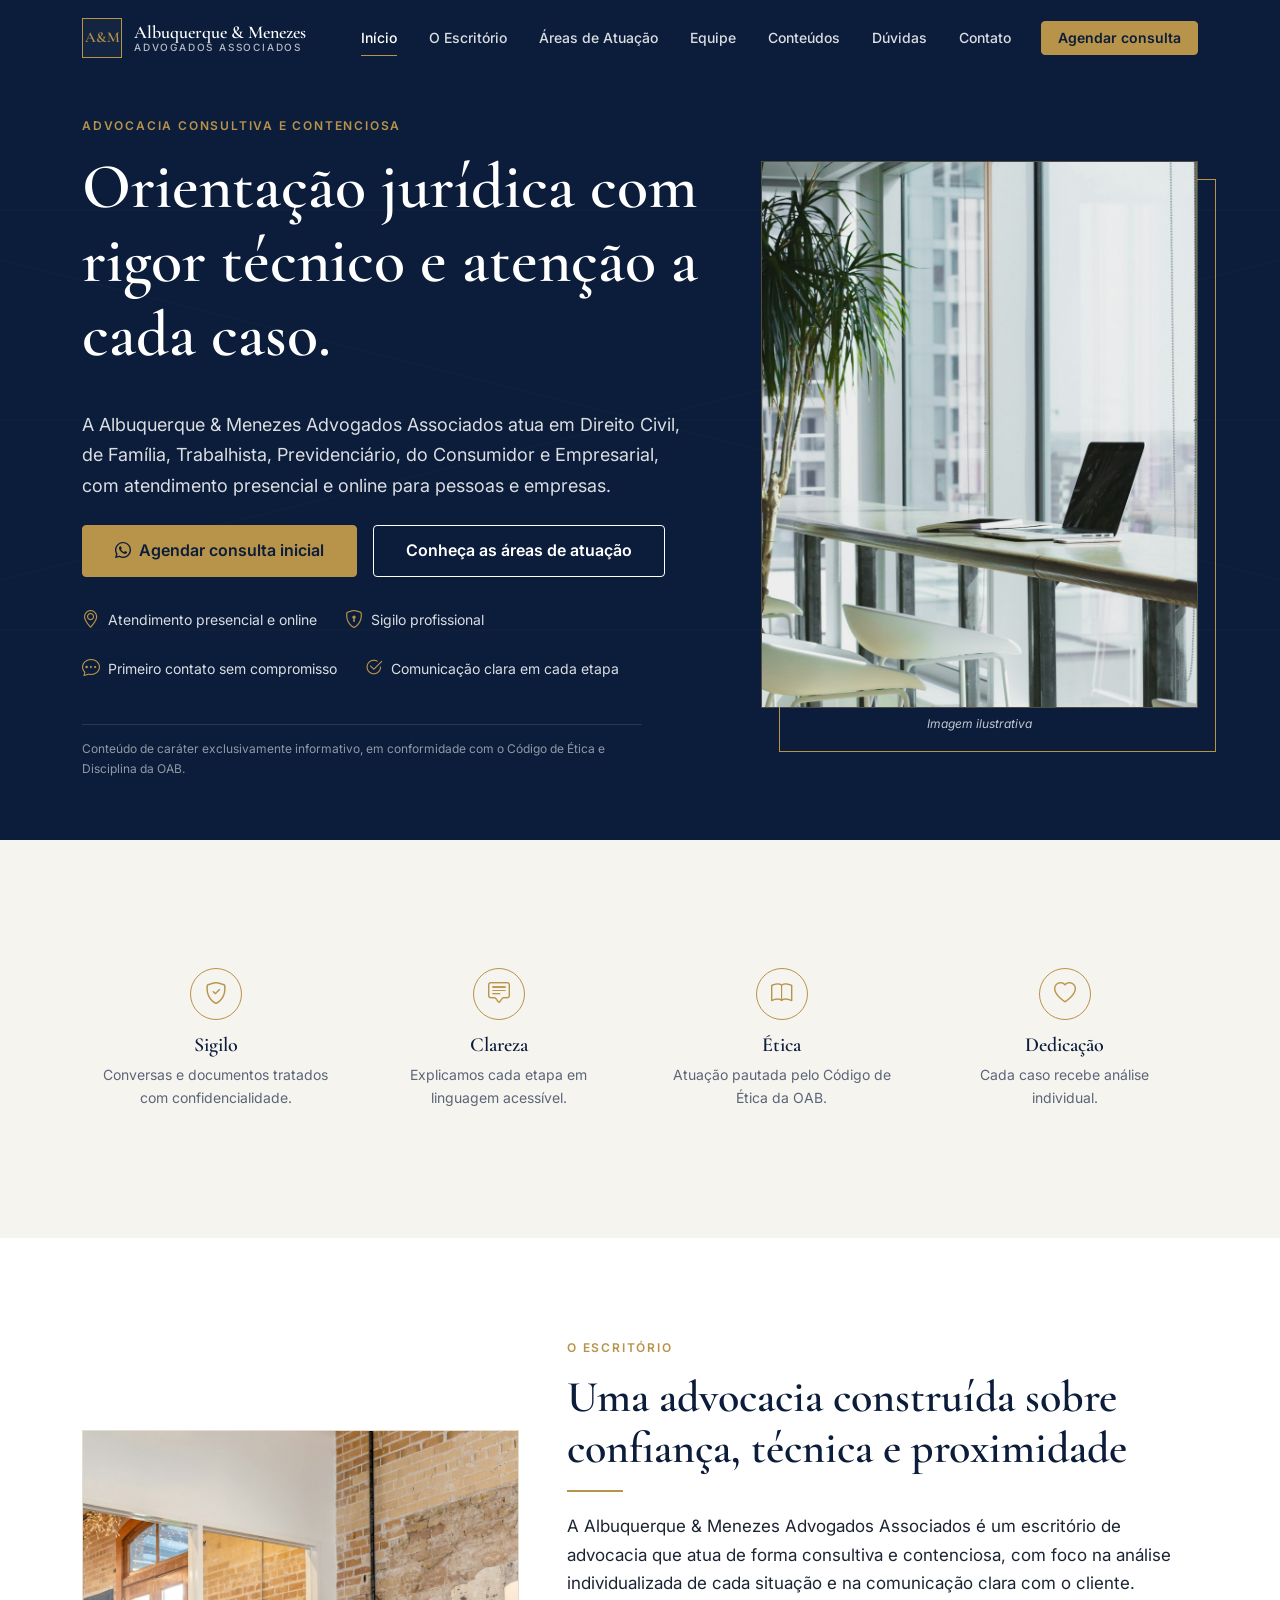
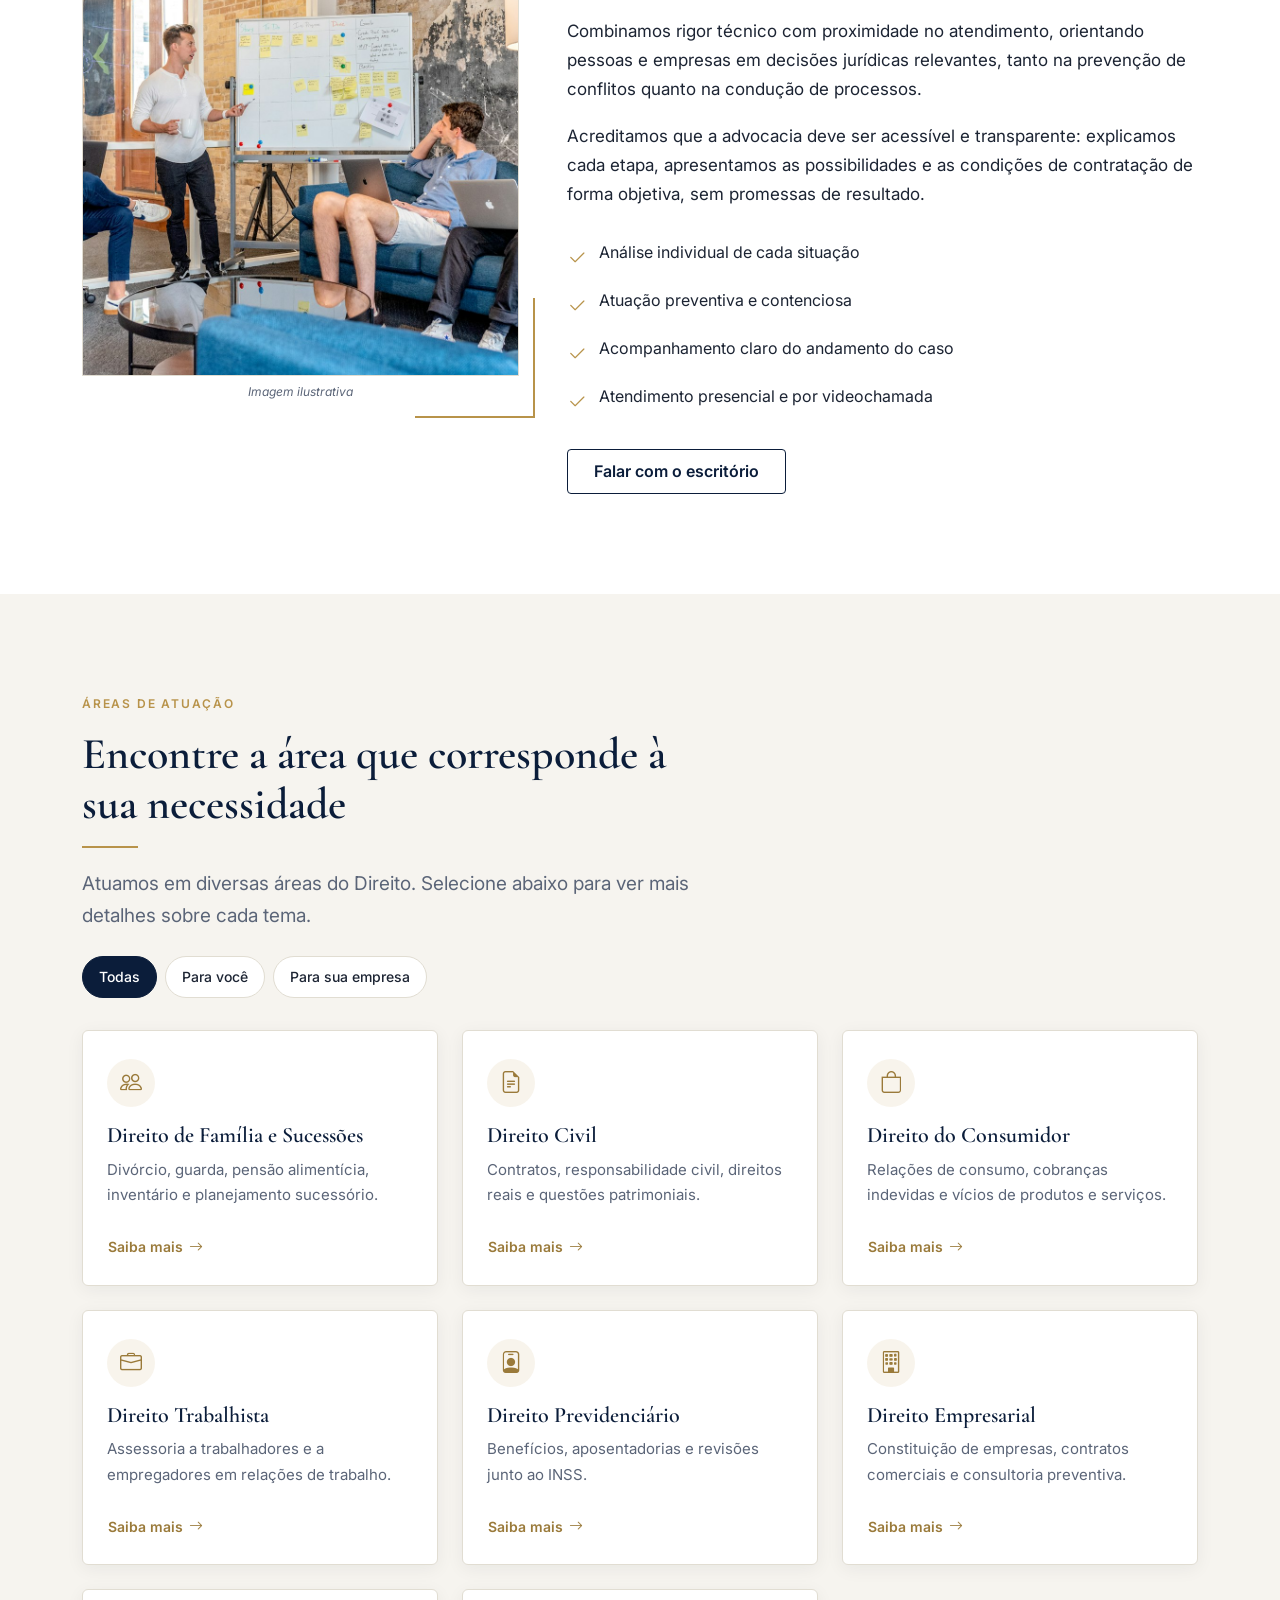
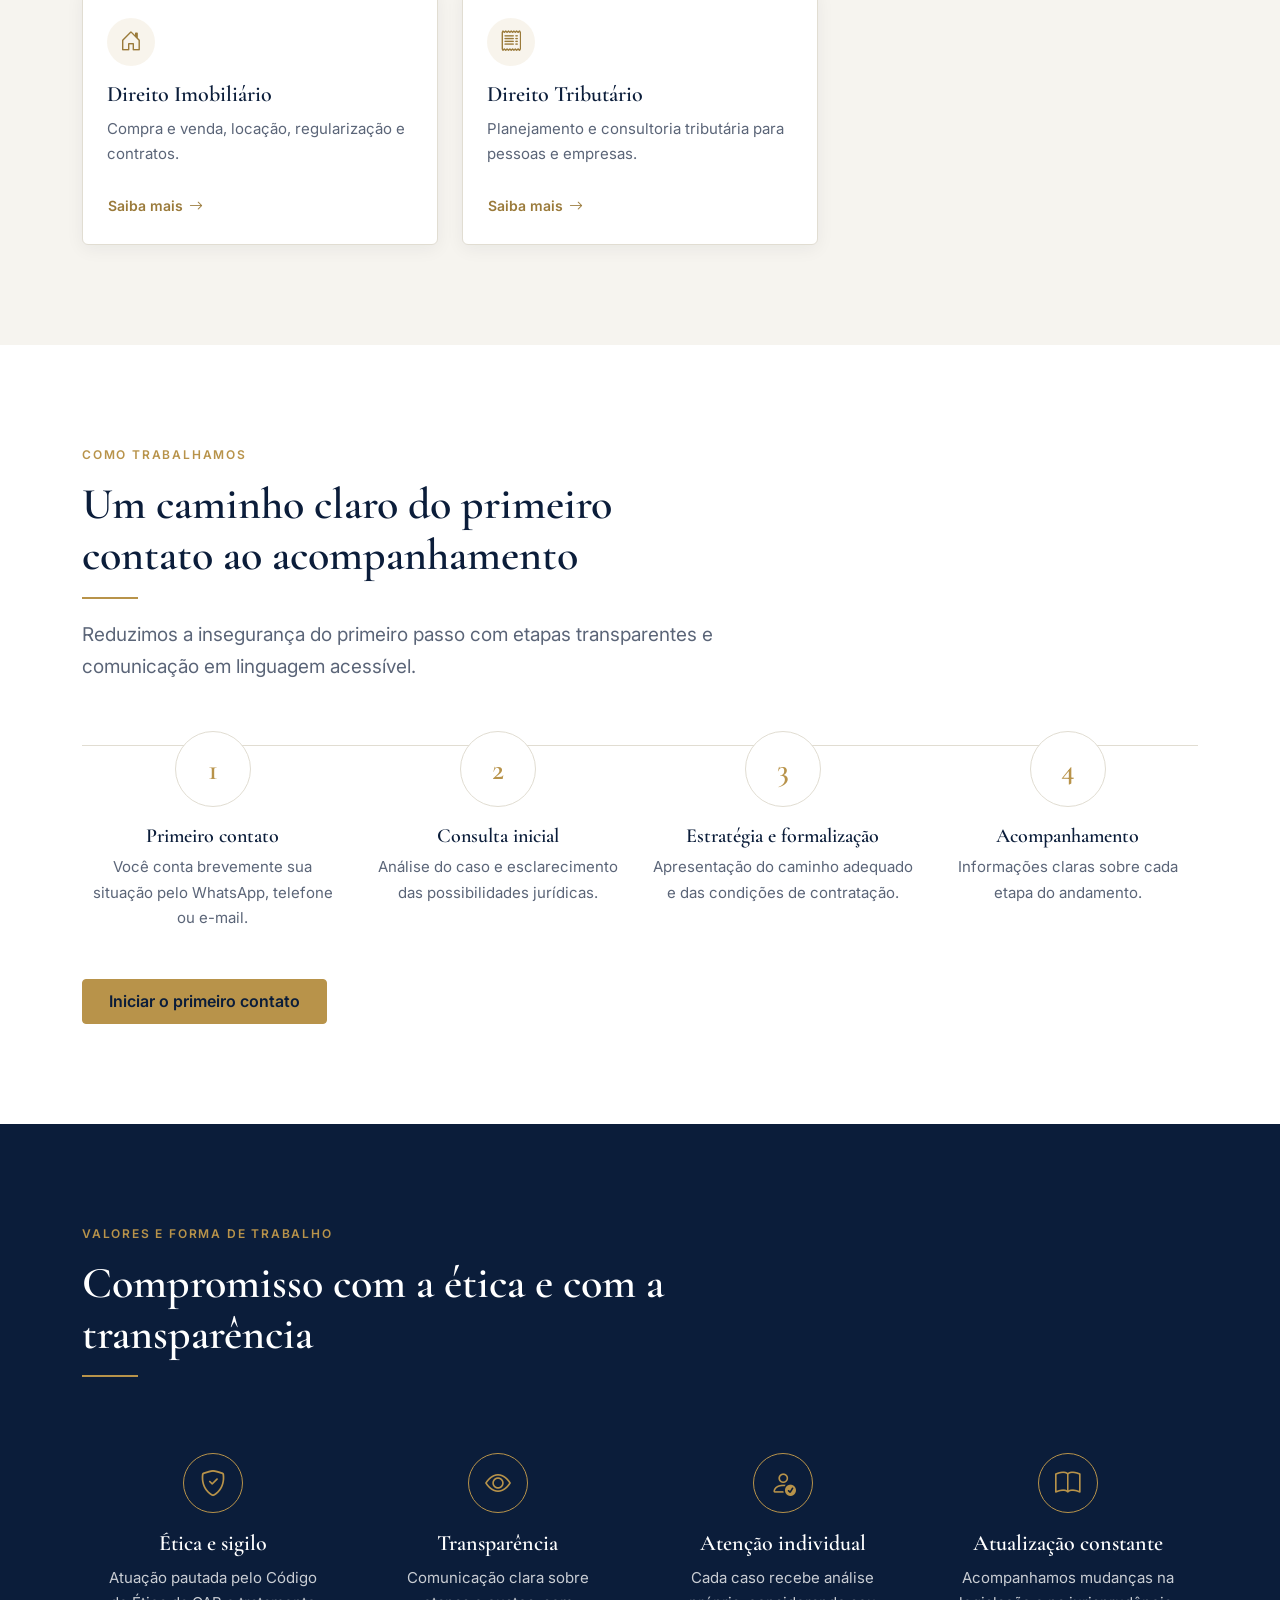
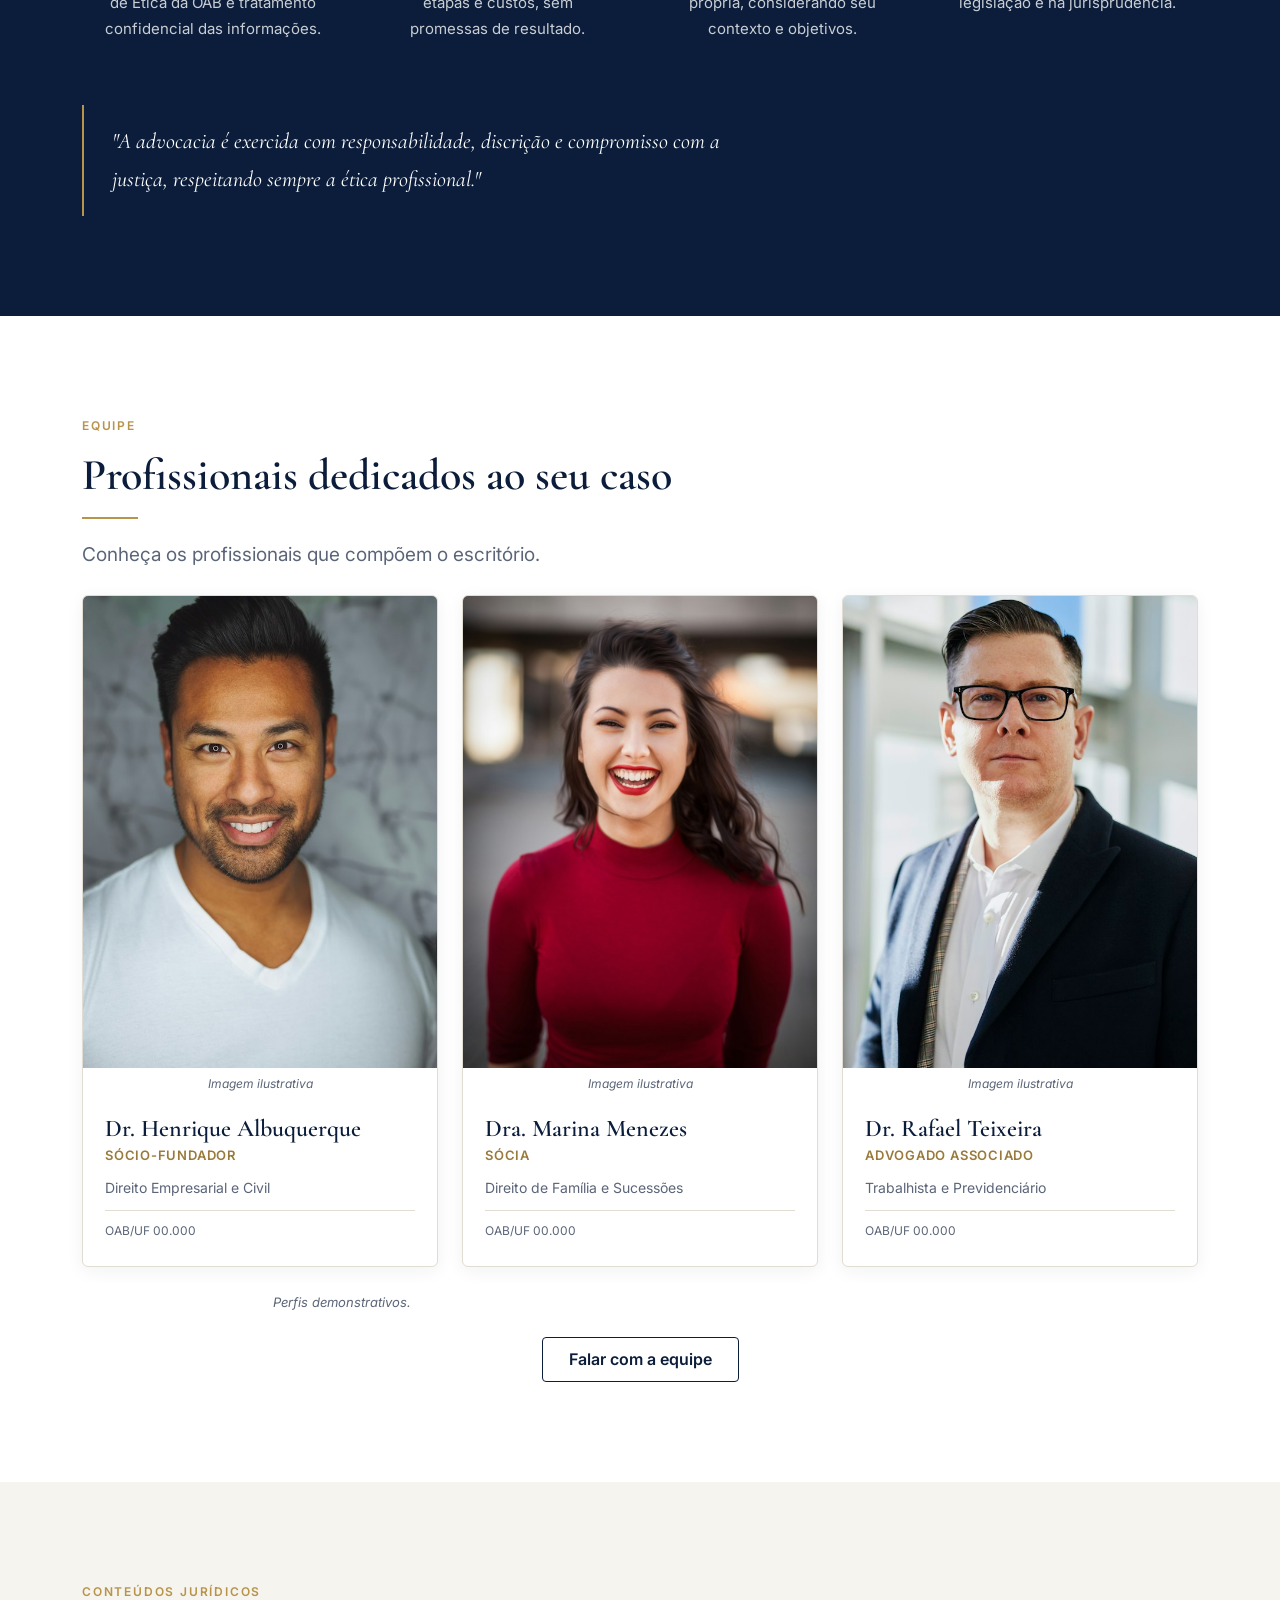
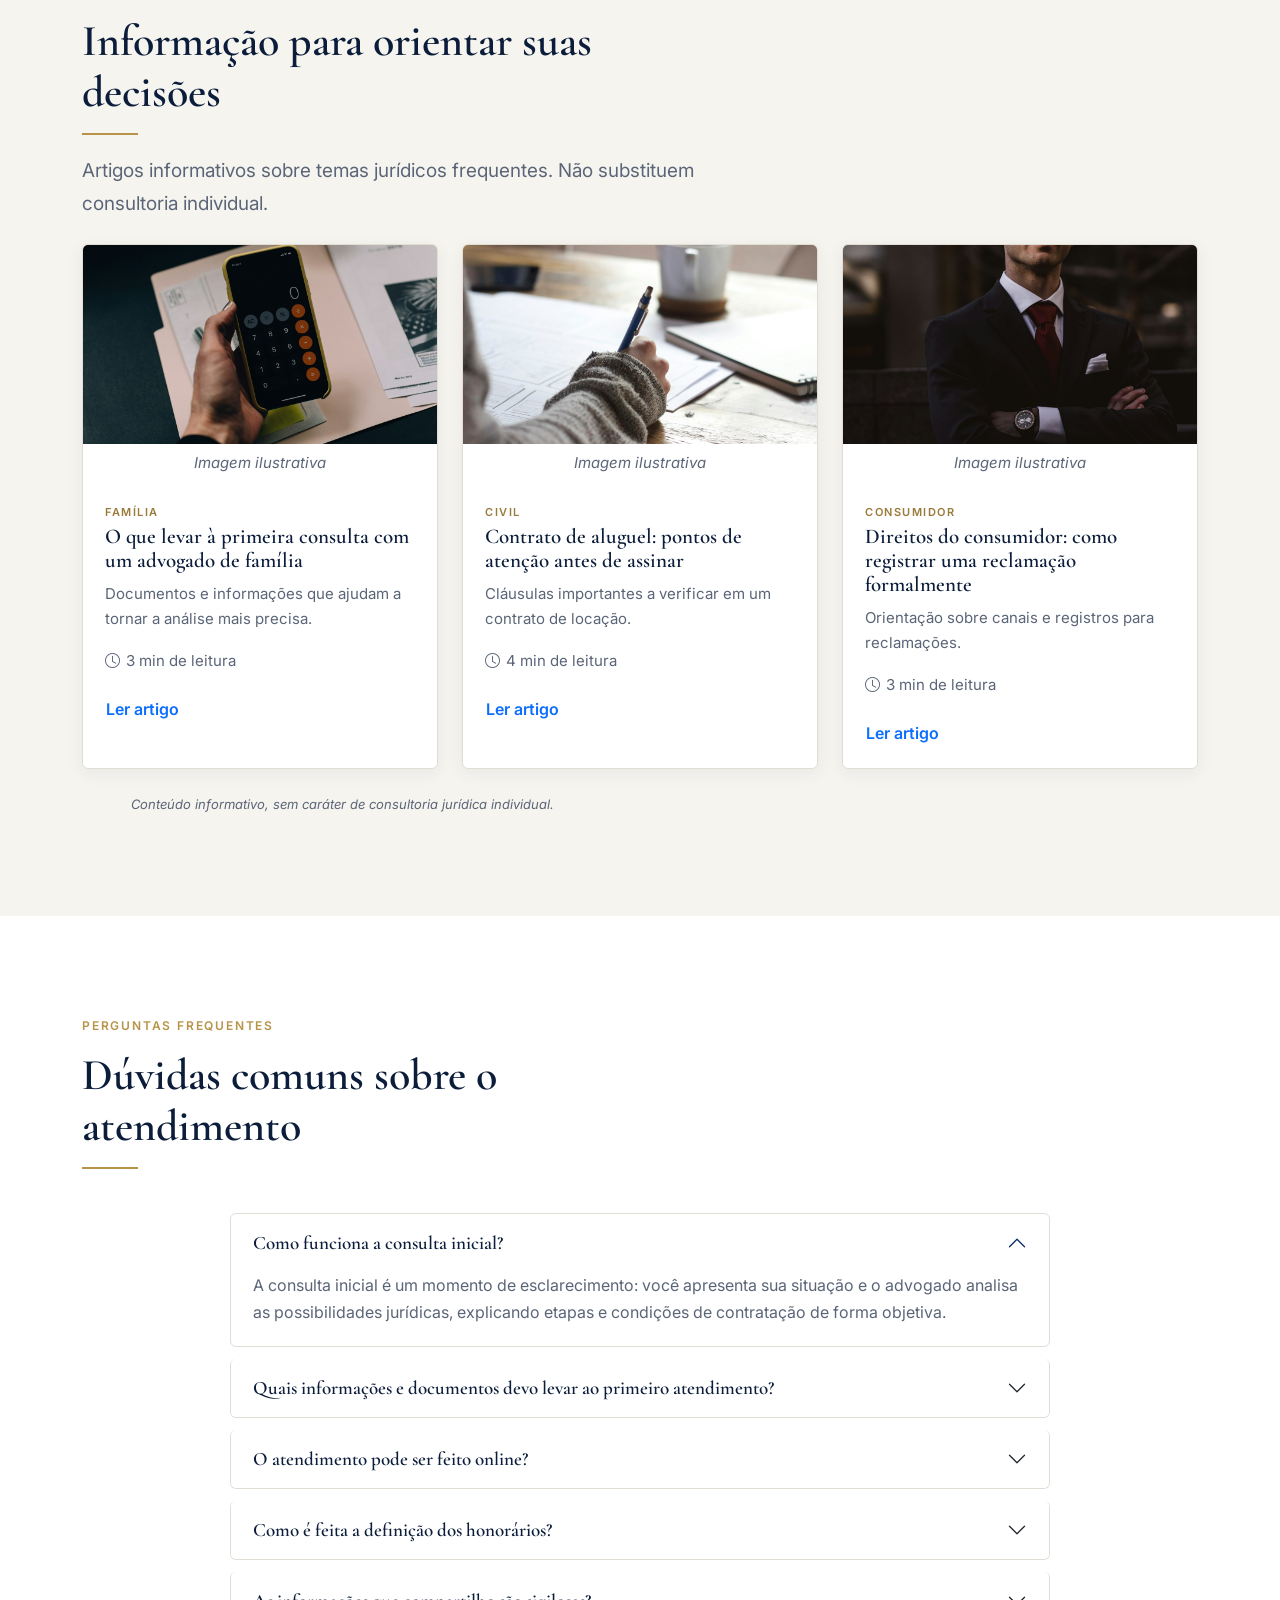
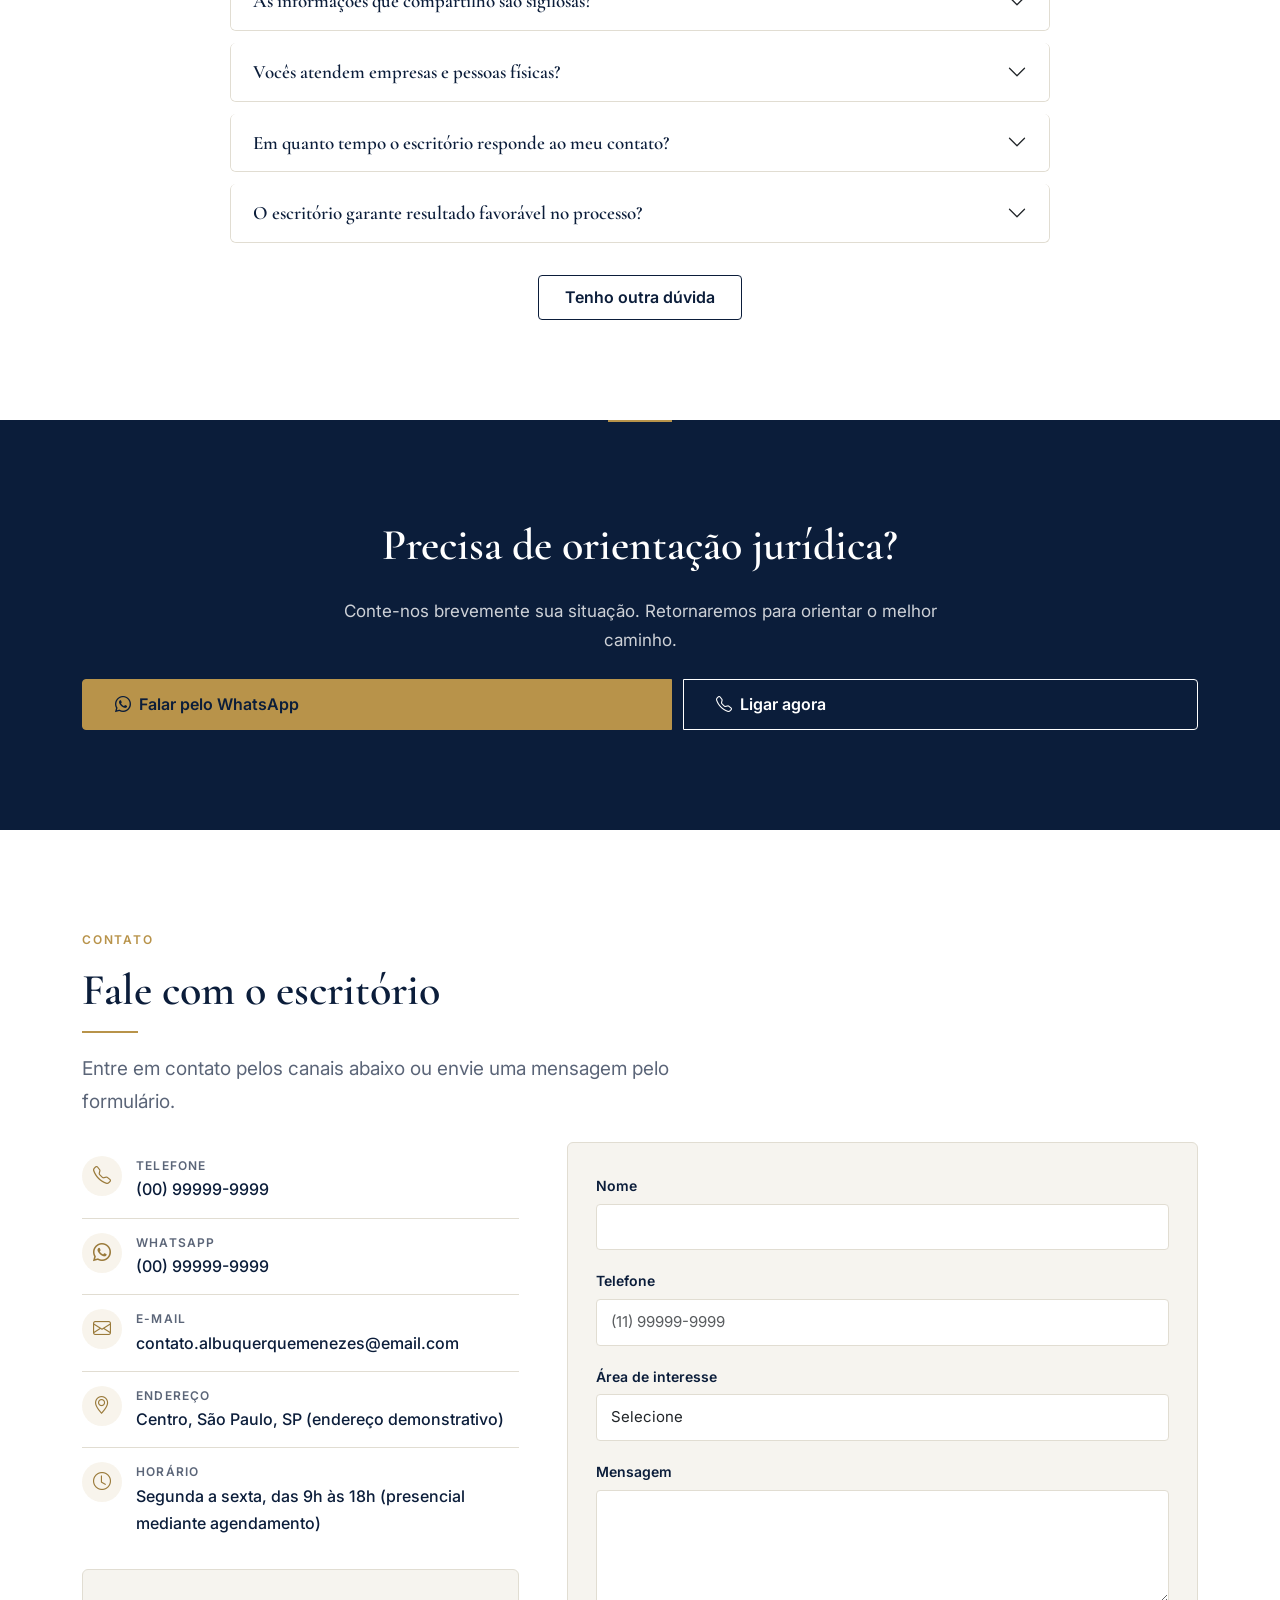
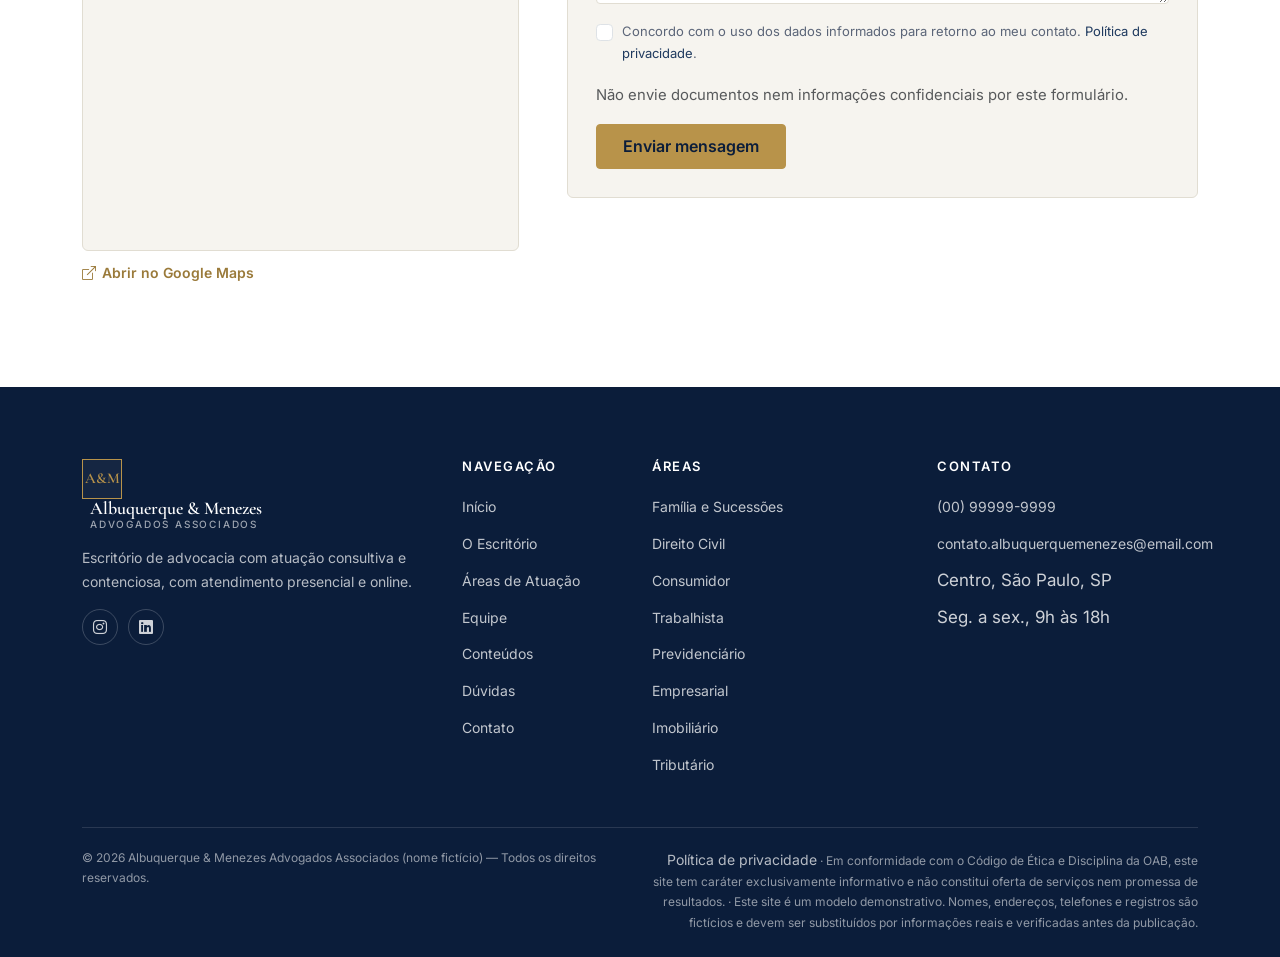
<file: index.html>
<!DOCTYPE html>
<html lang="pt-BR">
<head>
  <meta charset="UTF-8">
  <meta name="viewport" content="width=device-width, initial-scale=1.0">
  <title>Albuquerque &amp; Menezes Advogados Associados | Escritório de Advocacia</title>
  <meta name="description" content="Escritório de advocacia com atuação em Direito Civil, de Família, Trabalhista, Previdenciário, do Consumidor e Empresarial. Atendimento presencial e online.">
  <link rel="canonical" href="https://www.seudominio.com.br/">
  <meta property="og:title" content="Albuquerque &amp; Menezes Advogados Associados">
  <meta property="og:description" content="Advocacia consultiva e contenciosa com rigor técnico e atendimento humano.">
  <meta property="og:type" content="website">
  <meta property="og:url" content="https://www.seudominio.com.br/">
  <meta property="og:image" content="https://www.seudominio.com.br/images/hero/hero-escritorio.jpg">
  <meta property="og:locale" content="pt_BR">
  <meta name="twitter:card" content="summary_large_image">
  <meta name="theme-color" content="#0B1D3A">
  <link rel="icon" type="image/svg+xml" href="favicon/favicon.svg">
  <link rel="preconnect" href="https://fonts.googleapis.com">
  <link rel="preconnect" href="https://fonts.gstatic.com" crossorigin>
  <link href="https://fonts.googleapis.com/css2?family=Cormorant+Garamond:wght@500;600&family=Inter:wght@400;500;600&display=swap" rel="stylesheet">
  <link href="https://cdn.jsdelivr.net/npm/bootstrap@5.3.3/dist/css/bootstrap.min.css" rel="stylesheet" crossorigin="anonymous">
  <link href="https://cdn.jsdelivr.net/npm/bootstrap-icons@1.11.3/font/bootstrap-icons.min.css" rel="stylesheet">
  <link href="css/style.css" rel="stylesheet">
</head>
<body>
  <a class="skip-link" href="#conteudo">Pular para o conteúdo</a>
  <header class="site-header" data-transparent="true">
    <nav class="navbar navbar-expand-lg" aria-label="Navegação principal">
      <div class="container">
        <a class="navbar-brand" href="#inicio" aria-label="Albuquerque &amp; Menezes — Início">
          <span class="logo-mark" aria-hidden="true">A&amp;M</span>
          <span class="logo-text">
            <span class="logo-text__name">Albuquerque &amp; Menezes</span>
            <span class="logo-text__sub">Advogados Associados</span>
          </span>
        </a>
        <button class="navbar-toggler" type="button" data-bs-toggle="collapse" data-bs-target="#mainNav" aria-controls="mainNav" aria-expanded="false" aria-label="Abrir menu">
          <span class="navbar-toggler-icon" style="filter: invert(1);"></span>
        </button>
        <div class="collapse navbar-collapse" id="mainNav">
          <ul class="navbar-nav ms-auto align-items-lg-center gap-lg-1">
            <li class="nav-item"><a class="nav-link" href="#inicio">Início</a></li>
            <li class="nav-item"><a class="nav-link" href="#escritorio">O Escritório</a></li>
            <li class="nav-item"><a class="nav-link" href="#areas">Áreas de Atuação</a></li>
            <li class="nav-item"><a class="nav-link" href="#equipe">Equipe</a></li>
            <li class="nav-item"><a class="nav-link" href="#conteudos">Conteúdos</a></li>
            <li class="nav-item"><a class="nav-link" href="#faq">Dúvidas</a></li>
            <li class="nav-item"><a class="nav-link" href="#contato">Contato</a></li>
          </ul>
          <a class="btn btn-gold btn-sm ms-lg-3 header-cta" data-wa="default" href="https://wa.me/5500999999999">Agendar consulta</a>
        </div>
      </div>
    </nav>
  </header>

  <main id="conteudo">
    <section id="inicio" class="hero" aria-labelledby="hero-title">
      <div class="container">
        <div class="row align-items-center g-5 hero-grid">
          <div class="col-lg-7">
            <span class="hero-eyebrow section-eyebrow">Advocacia consultiva e contenciosa</span>
            <h1 id="hero-title">Orientação jurídica com rigor técnico e atenção a cada caso.</h1>
            <p class="hero-sub">A Albuquerque &amp; Menezes Advogados Associados atua em Direito Civil, de Família, Trabalhista, Previdenciário, do Consumidor e Empresarial, com atendimento presencial e online para pessoas e empresas.</p>
            <div class="d-flex flex-wrap gap-3 mt-4">
              <a class="btn btn-gold btn-lg" data-wa="default" href="https://wa.me/5500999999999"><i class="bi bi-whatsapp" aria-hidden="true"></i> Agendar consulta inicial</a>
              <a class="btn btn-outline-light btn-lg" href="#areas">Conheça as áreas de atuação</a>
            </div>
            <ul class="hero-trust" aria-label="Diferenciais do atendimento">
              <li><i class="bi bi-geo-alt" aria-hidden="true"></i> Atendimento presencial e online</li>
              <li><i class="bi bi-shield-lock" aria-hidden="true"></i> Sigilo profissional</li>
              <li><i class="bi bi-chat-dots" aria-hidden="true"></i> Primeiro contato sem compromisso</li>
              <li><i class="bi bi-check2-circle" aria-hidden="true"></i> Comunicação clara em cada etapa</li>
            </ul>
            <p class="hero-notice">Conteúdo de caráter exclusivamente informativo, em conformidade com o Código de Ética e Disciplina da OAB.</p>
          </div>
          <div class="col-lg-5">
            <div class="hero-image-wrap reveal">
              <div class="hero-image-accent" aria-hidden="true"></div>
              <div class="hero-image-frame">
                <img src="images/hero/hero-escritorio.jpg" alt="Mesa de reunião em escritório de advocacia com estantes ao fundo" width="460" height="575" fetchpriority="high">
                <p class="img-caption">Imagem ilustrativa</p>
              </div>
            </div>
          </div>
        </div>
      </div>
    </section>
    <section class="section principles" aria-labelledby="principles-title">
      <div class="container">
        <h2 class="visually-hidden" id="principles-title">Princípios do escritório</h2>
        <div class="row g-3">
          <div class="col-6 col-md-3"><div class="principle reveal"><div class="principle__icon" aria-hidden="true"><i class="bi bi-shield-check"></i></div><h3>Sigilo</h3><p>Conversas e documentos tratados com confidencialidade.</p></div></div>
          <div class="col-6 col-md-3"><div class="principle reveal reveal-delay-1"><div class="principle__icon" aria-hidden="true"><i class="bi bi-chat-square-text"></i></div><h3>Clareza</h3><p>Explicamos cada etapa em linguagem acessível.</p></div></div>
          <div class="col-6 col-md-3"><div class="principle reveal reveal-delay-2"><div class="principle__icon" aria-hidden="true"><i class="bi bi-book"></i></div><h3>Ética</h3><p>Atuação pautada pelo Código de Ética da OAB.</p></div></div>
          <div class="col-6 col-md-3"><div class="principle reveal reveal-delay-3"><div class="principle__icon" aria-hidden="true"><i class="bi bi-heart"></i></div><h3>Dedicação</h3><p>Cada caso recebe análise individual.</p></div></div>
        </div>
      </div>
    </section>

    <section id="escritorio" class="section" aria-labelledby="about-title">
      <div class="container">
        <div class="row align-items-center g-5">
          <div class="col-lg-5 reveal">
            <div class="about-image">
              <img src="images/about/escritorio-sobre.jpg" alt="Biblioteca jurídica em ambiente sóbrio de escritório" width="460" height="575" loading="lazy">
              <p class="img-caption img-caption--dark">Imagem ilustrativa</p>
              <div class="about-image__accent" aria-hidden="true"></div>
            </div>
          </div>
          <div class="col-lg-7 reveal">
            <span class="section-eyebrow">O Escritório</span>
            <h2 id="about-title" class="section-title">Uma advocacia construída sobre confiança, técnica e proximidade</h2>
            <p>A Albuquerque &amp; Menezes Advogados Associados é um escritório de advocacia que atua de forma consultiva e contenciosa, com foco na análise individualizada de cada situação e na comunicação clara com o cliente.</p>
            <p>Combinamos rigor técnico com proximidade no atendimento, orientando pessoas e empresas em decisões jurídicas relevantes, tanto na prevenção de conflitos quanto na condução de processos.</p>
            <p>Acreditamos que a advocacia deve ser acessível e transparente: explicamos cada etapa, apresentamos as possibilidades e as condições de contratação de forma objetiva, sem promessas de resultado.</p>
            <ul class="check-list">
              <li><i class="bi bi-check2" aria-hidden="true"></i> Análise individual de cada situação</li>
              <li><i class="bi bi-check2" aria-hidden="true"></i> Atuação preventiva e contenciosa</li>
              <li><i class="bi bi-check2" aria-hidden="true"></i> Acompanhamento claro do andamento do caso</li>
              <li><i class="bi bi-check2" aria-hidden="true"></i> Atendimento presencial e por videochamada</li>
            </ul>
            <a class="btn btn-outline" data-wa="default" href="https://wa.me/5500999999999">Falar com o escritório</a>
          </div>
        </div>
      </div>
    </section>

    <section id="areas" class="section areas" aria-labelledby="areas-title">
      <div class="container">
        <div class="row mb-4">
          <div class="col-lg-7">
            <span class="section-eyebrow">Áreas de Atuação</span>
            <h2 id="areas-title" class="section-title">Encontre a área que corresponde à sua necessidade</h2>
            <p class="lede">Atuamos em diversas áreas do Direito. Selecione abaixo para ver mais detalhes sobre cada tema.</p>
          </div>
        </div>
        <div class="area-filters" role="tablist" aria-label="Filtrar áreas">
          <button class="filter-chip is-active" data-filter="all" type="button">Todas</button>
          <button class="filter-chip" data-filter="pessoa" type="button">Para você</button>
          <button class="filter-chip" data-filter="empresa" type="button">Para sua empresa</button>
        </div>
        <div class="row g-4">
          <div class="col-md-6 col-lg-4 area-card-wrap" data-cats="pessoa"><article class="card-area"><div class="card-area__icon" aria-hidden="true"><i class="bi bi-people"></i></div><h3>Direito de Família e Sucessões</h3><p>Divórcio, guarda, pensão alimentícia, inventário e planejamento sucessório.</p><button type="button" class="card-area__link btn btn-link p-0" data-bs-toggle="modal" data-bs-target="#areaModal" data-area-modal data-area="familia">Saiba mais <i class="bi bi-arrow-right" aria-hidden="true"></i></button></article></div>
          <div class="col-md-6 col-lg-4 area-card-wrap" data-cats="pessoa,empresa"><article class="card-area"><div class="card-area__icon" aria-hidden="true"><i class="bi bi-file-earmark-text"></i></div><h3>Direito Civil</h3><p>Contratos, responsabilidade civil, direitos reais e questões patrimoniais.</p><button type="button" class="card-area__link btn btn-link p-0" data-bs-toggle="modal" data-bs-target="#areaModal" data-area-modal data-area="civil">Saiba mais <i class="bi bi-arrow-right" aria-hidden="true"></i></button></article></div>
          <div class="col-md-6 col-lg-4 area-card-wrap" data-cats="pessoa"><article class="card-area"><div class="card-area__icon" aria-hidden="true"><i class="bi bi-bag"></i></div><h3>Direito do Consumidor</h3><p>Relações de consumo, cobranças indevidas e vícios de produtos e serviços.</p><button type="button" class="card-area__link btn btn-link p-0" data-bs-toggle="modal" data-bs-target="#areaModal" data-area-modal data-area="consumidor">Saiba mais <i class="bi bi-arrow-right" aria-hidden="true"></i></button></article></div>
          <div class="col-md-6 col-lg-4 area-card-wrap" data-cats="pessoa,empresa"><article class="card-area"><div class="card-area__icon" aria-hidden="true"><i class="bi bi-briefcase"></i></div><h3>Direito Trabalhista</h3><p>Assessoria a trabalhadores e a empregadores em relações de trabalho.</p><button type="button" class="card-area__link btn btn-link p-0" data-bs-toggle="modal" data-bs-target="#areaModal" data-area-modal data-area="trabalhista">Saiba mais <i class="bi bi-arrow-right" aria-hidden="true"></i></button></article></div>

          <div class="col-md-6 col-lg-4 area-card-wrap" data-cats="pessoa"><article class="card-area"><div class="card-area__icon" aria-hidden="true"><i class="bi bi-person-badge"></i></div><h3>Direito Previdenciário</h3><p>Benefícios, aposentadorias e revisões junto ao INSS.</p><button type="button" class="card-area__link btn btn-link p-0" data-bs-toggle="modal" data-bs-target="#areaModal" data-area-modal data-area="previdenciario">Saiba mais <i class="bi bi-arrow-right" aria-hidden="true"></i></button></article></div>
          <div class="col-md-6 col-lg-4 area-card-wrap" data-cats="empresa"><article class="card-area"><div class="card-area__icon" aria-hidden="true"><i class="bi bi-building"></i></div><h3>Direito Empresarial</h3><p>Constituição de empresas, contratos comerciais e consultoria preventiva.</p><button type="button" class="card-area__link btn btn-link p-0" data-bs-toggle="modal" data-bs-target="#areaModal" data-area-modal data-area="empresarial">Saiba mais <i class="bi bi-arrow-right" aria-hidden="true"></i></button></article></div>
          <div class="col-md-6 col-lg-4 area-card-wrap" data-cats="pessoa"><article class="card-area"><div class="card-area__icon" aria-hidden="true"><i class="bi bi-house-door"></i></div><h3>Direito Imobiliário</h3><p>Compra e venda, locação, regularização e contratos.</p><button type="button" class="card-area__link btn btn-link p-0" data-bs-toggle="modal" data-bs-target="#areaModal" data-area-modal data-area="imobiliario">Saiba mais <i class="bi bi-arrow-right" aria-hidden="true"></i></button></article></div>
          <div class="col-md-6 col-lg-4 area-card-wrap" data-cats="pessoa,empresa"><article class="card-area"><div class="card-area__icon" aria-hidden="true"><i class="bi bi-receipt"></i></div><h3>Direito Tributário</h3><p>Planejamento e consultoria tributária para pessoas e empresas.</p><button type="button" class="card-area__link btn btn-link p-0" data-bs-toggle="modal" data-bs-target="#areaModal" data-area-modal data-area="tributario">Saiba mais <i class="bi bi-arrow-right" aria-hidden="true"></i></button></article></div>
        </div>
      </div>
    </section>

    <section id="como-trabalhamos" class="section" aria-labelledby="process-title">
      <div class="container">
        <div class="row mb-5">
          <div class="col-lg-7">
            <span class="section-eyebrow">Como Trabalhamos</span>
            <h2 id="process-title" class="section-title">Um caminho claro do primeiro contato ao acompanhamento</h2>
            <p class="lede">Reduzimos a insegurança do primeiro passo com etapas transparentes e comunicação em linguagem acessível.</p>
          </div>
        </div>
        <div class="timeline">
          <div class="timeline__track" aria-hidden="true"></div>
          <div class="row g-4">
            <div class="col-md-3 timeline__step">
              <div class="timeline__num">1</div>
              <div class="timeline__body"><h3>Primeiro contato</h3><p>Você conta brevemente sua situação pelo WhatsApp, telefone ou e-mail.</p></div>
            </div>
            <div class="col-md-3 timeline__step">
              <div class="timeline__num">2</div>
              <div class="timeline__body"><h3>Consulta inicial</h3><p>Análise do caso e esclarecimento das possibilidades jurídicas.</p></div>
            </div>
            <div class="col-md-3 timeline__step">
              <div class="timeline__num">3</div>
              <div class="timeline__body"><h3>Estratégia e formalização</h3><p>Apresentação do caminho adequado e das condições de contratação.</p></div>
            </div>
            <div class="col-md-3 timeline__step">
              <div class="timeline__num">4</div>
              <div class="timeline__body"><h3>Acompanhamento</h3><p>Informações claras sobre cada etapa do andamento.</p></div>
            </div>
          </div>
        </div>
        <div class="mt-5"><a class="btn btn-gold" data-wa="default" href="https://wa.me/5500999999999">Iniciar o primeiro contato</a></div>
      </div>
    </section>

    <section id="valores" class="section section--dark" aria-labelledby="values-title">
      <div class="container">
        <div class="row mb-4">
          <div class="col-lg-7">
            <span class="section-eyebrow">Valores e Forma de Trabalho</span>
            <h2 id="values-title" class="section-title">Compromisso com a ética e com a transparência</h2>
          </div>
        </div>
        <div class="row g-4">
          <div class="col-md-6 col-lg-3"><div class="value-card reveal"><div class="value-card__icon" aria-hidden="true"><i class="bi bi-shield-check"></i></div><h3>Ética e sigilo</h3><p>Atuação pautada pelo Código de Ética da OAB e tratamento confidencial das informações.</p></div></div>
          <div class="col-md-6 col-lg-3"><div class="value-card reveal reveal-delay-1"><div class="value-card__icon" aria-hidden="true"><i class="bi bi-eye"></i></div><h3>Transparência</h3><p>Comunicação clara sobre etapas e custos, sem promessas de resultado.</p></div></div>
          <div class="col-md-6 col-lg-3"><div class="value-card reveal reveal-delay-2"><div class="value-card__icon" aria-hidden="true"><i class="bi bi-person-check"></i></div><h3>Atenção individual</h3><p>Cada caso recebe análise própria, considerando seu contexto e objetivos.</p></div></div>
          <div class="col-md-6 col-lg-3"><div class="value-card reveal reveal-delay-3"><div class="value-card__icon" aria-hidden="true"><i class="bi bi-book"></i></div><h3>Atualização constante</h3><p>Acompanhamos mudanças na legislação e na jurisprudência.</p></div></div>
        </div>
        <blockquote class="quote-block">"A advocacia é exercida com responsabilidade, discrição e compromisso com a justiça, respeitando sempre a ética profissional."</blockquote>
      </div>
    </section>

    <section id="equipe" class="section" aria-labelledby="team-title">
      <div class="container">
        <div class="row mb-4">
          <div class="col-lg-7">
            <span class="section-eyebrow">Equipe</span>
            <h2 id="team-title" class="section-title">Profissionais dedicados ao seu caso</h2>
            <p class="lede">Conheça os profissionais que compõem o escritório.</p>
          </div>
        </div>
        <div class="row g-4">
          <div class="col-md-4">
            <article class="team-card">
              <div class="team-card__photo"><img src="images/about/equipe-01.jpg" alt="Foto demonstrativa do profissional" width="300" height="400" loading="lazy"><p class="team-card__caption">Imagem ilustrativa</p></div>
              <div class="team-card__body">
                <h3 class="team-card__name">Dr. Henrique Albuquerque</h3>
                <p class="team-card__role">Sócio-fundador</p>
                <p class="team-card__areas">Direito Empresarial e Civil</p>
                <p class="team-card__oab">OAB/UF 00.000</p>
              </div>
            </article>
          </div>
          <div class="col-md-4">
            <article class="team-card">
              <div class="team-card__photo"><img src="images/about/equipe-02.jpg" alt="Foto demonstrativa do profissional" width="300" height="400" loading="lazy"><p class="team-card__caption">Imagem ilustrativa</p></div>
              <div class="team-card__body">
                <h3 class="team-card__name">Dra. Marina Menezes</h3>
                <p class="team-card__role">Sócia</p>
                <p class="team-card__areas">Direito de Família e Sucessões</p>
                <p class="team-card__oab">OAB/UF 00.000</p>
              </div>
            </article>
          </div>
          <div class="col-md-4">
            <article class="team-card">
              <div class="team-card__photo"><img src="images/about/equipe-03.jpg" alt="Foto demonstrativa do profissional" width="300" height="400" loading="lazy"><p class="team-card__caption">Imagem ilustrativa</p></div>
              <div class="team-card__body">
                <h3 class="team-card__name">Dr. Rafael Teixeira</h3>
                <p class="team-card__role">Advogado associado</p>
                <p class="team-card__areas">Trabalhista e Previdenciário</p>
                <p class="team-card__oab">OAB/UF 00.000</p>
              </div>
            </article>
          </div>
        </div>
        <p class="team-note">Perfis demonstrativos.</p>
        <div class="mt-4 text-center"><a class="btn btn-outline" data-wa="team" href="https://wa.me/5500999999999">Falar com a equipe</a></div>
      </div>
    </section>

    <section id="conteudos" class="section section--surface" aria-labelledby="content-title">
      <div class="container">
        <div class="row mb-4">
          <div class="col-lg-7">
            <span class="section-eyebrow">Conteúdos Jurídicos</span>
            <h2 id="content-title" class="section-title">Informação para orientar suas decisões</h2>
            <p class="lede">Artigos informativos sobre temas jurídicos frequentes. Não substituem consultoria individual.</p>
          </div>
        </div>
        <div class="row g-4">
          <div class="col-md-4">
            <article class="article-card">
              <div class="article-card__img"><img src="images/gallery/artigo-01.jpg" alt="Detalhes de documentos sobre mesa" width="400" height="225" loading="lazy"><p class="article-card__caption">Imagem ilustrativa</p></div>
              <div class="article-card__body">
                <span class="article-card__cat">Família</span>
                <h3>O que levar à primeira consulta com um advogado de família</h3>
                <p>Documentos e informações que ajudam a tornar a análise mais precisa.</p>
                <p class="article-card__meta"><i class="bi bi-clock" aria-hidden="true"></i> 3 min de leitura</p>
                <button type="button" class="btn btn-link p-0 mt-2" data-bs-toggle="modal" data-bs-target="#articleModal" data-article-modal data-article="consulta">Ler artigo</button>
              </div>
            </article>
          </div>
          <div class="col-md-4">
            <article class="article-card">
              <div class="article-card__img"><img src="images/gallery/artigo-02.jpg" alt="Caneta sobre contrato" width="400" height="225" loading="lazy"><p class="article-card__caption">Imagem ilustrativa</p></div>
              <div class="article-card__body">
                <span class="article-card__cat">Civil</span>
                <h3>Contrato de aluguel: pontos de atenção antes de assinar</h3>
                <p>Cláusulas importantes a verificar em um contrato de locação.</p>
                <p class="article-card__meta"><i class="bi bi-clock" aria-hidden="true"></i> 4 min de leitura</p>
                <button type="button" class="btn btn-link p-0 mt-2" data-bs-toggle="modal" data-bs-target="#articleModal" data-article-modal data-article="aluguel">Ler artigo</button>
              </div>
            </article>
          </div>
          <div class="col-md-4">
            <article class="article-card">
              <div class="article-card__img"><img src="images/gallery/artigo-03.jpg" alt="Documentos e caneta sobre mesa" width="400" height="225" loading="lazy"><p class="article-card__caption">Imagem ilustrativa</p></div>
              <div class="article-card__body">
                <span class="article-card__cat">Consumidor</span>
                <h3>Direitos do consumidor: como registrar uma reclamação formalmente</h3>
                <p>Orientação sobre canais e registros para reclamações.</p>
                <p class="article-card__meta"><i class="bi bi-clock" aria-hidden="true"></i> 3 min de leitura</p>
                <button type="button" class="btn btn-link p-0 mt-2" data-bs-toggle="modal" data-bs-target="#articleModal" data-article-modal data-article="consumidor">Ler artigo</button>
              </div>
            </article>
          </div>
        </div>
        <p class="article-notice">Conteúdo informativo, sem caráter de consultoria jurídica individual.</p>
      </div>
    </section>

    <section id="faq" class="section" aria-labelledby="faq-title">
      <div class="container">
        <div class="row mb-4">
          <div class="col-lg-7">
            <span class="section-eyebrow">Perguntas Frequentes</span>
            <h2 id="faq-title" class="section-title">Dúvidas comuns sobre o atendimento</h2>
          </div>
        </div>
        <div class="faq-wrap">
          <div class="accordion" id="faqAccordion">
            <div class="accordion-item"><h3 class="accordion-header"><button class="accordion-button" type="button" data-bs-toggle="collapse" data-bs-target="#f1" aria-expanded="true" aria-controls="f1">Como funciona a consulta inicial?</button></h3><div id="f1" class="accordion-collapse collapse show" data-bs-parent="#faqAccordion"><div class="accordion-body">A consulta inicial é um momento de esclarecimento: você apresenta sua situação e o advogado analisa as possibilidades jurídicas, explicando etapas e condições de contratação de forma objetiva.</div></div></div>
            <div class="accordion-item"><h3 class="accordion-header"><button class="accordion-button collapsed" type="button" data-bs-toggle="collapse" data-bs-target="#f2" aria-expanded="false" aria-controls="f2">Quais informações e documentos devo levar ao primeiro atendimento?</button></h3><div id="f2" class="accordion-collapse collapse" data-bs-parent="#faqAccordion"><div class="accordion-body">Documentos pessoais, certidões, comprovantes, contratos, notificações e qualquer material relacionado à situação ajudam a tornar a análise mais precisa. Leve também uma lista de dúvidas.</div></div></div>
            <div class="accordion-item"><h3 class="accordion-header"><button class="accordion-button collapsed" type="button" data-bs-toggle="collapse" data-bs-target="#f3" aria-expanded="false" aria-controls="f3">O atendimento pode ser feito online?</button></h3><div id="f3" class="accordion-collapse collapse" data-bs-parent="#faqAccordion"><div class="accordion-body">Sim. O atendimento pode ser realizado presencialmente ou por videochamada, conforme a preferência e a disponibilidade do cliente.</div></div></div>
            <div class="accordion-item"><h3 class="accordion-header"><button class="accordion-button collapsed" type="button" data-bs-toggle="collapse" data-bs-target="#f4" aria-expanded="false" aria-controls="f4">Como é feita a definição dos honorários?</button></h3><div id="f4" class="accordion-collapse collapse" data-bs-parent="#faqAccordion"><div class="accordion-body">Os honorários são definidos conforme a natureza e a complexidade do caso, formalizados em contrato. Não exibimos valores como chamariz, pois cada situação é única.</div></div></div>
            <div class="accordion-item"><h3 class="accordion-header"><button class="accordion-button collapsed" type="button" data-bs-toggle="collapse" data-bs-target="#f5" aria-expanded="false" aria-controls="f5">As informações que compartilho são sigilosas?</button></h3><div id="f5" class="accordion-collapse collapse" data-bs-parent="#faqAccordion"><div class="accordion-body">Sim. As comunicações e documentos são tratados com confidencialidade, em observância ao sigilo profissional.</div></div></div>
            <div class="accordion-item"><h3 class="accordion-header"><button class="accordion-button collapsed" type="button" data-bs-toggle="collapse" data-bs-target="#f6" aria-expanded="false" aria-controls="f6">Vocês atendem empresas e pessoas físicas?</button></h3><div id="f6" class="accordion-collapse collapse" data-bs-parent="#faqAccordion"><div class="accordion-body">Sim. Atendemos tanto pessoas físicas quanto empresas, com soluções adaptadas à realidade de cada cliente.</div></div></div>
            <div class="accordion-item"><h3 class="accordion-header"><button class="accordion-button collapsed" type="button" data-bs-toggle="collapse" data-bs-target="#f7" aria-expanded="false" aria-controls="f7">Em quanto tempo o escritório responde ao meu contato?</button></h3><div id="f7" class="accordion-collapse collapse" data-bs-parent="#faqAccordion"><div class="accordion-body">Buscamos retornar aos contatos em horário comercial, de segunda a sexta-feira, das 9h às 18h. Em situações urgentes, informe no primeiro contato.</div></div></div>
            <div class="accordion-item"><h3 class="accordion-header"><button class="accordion-button collapsed" type="button" data-bs-toggle="collapse" data-bs-target="#f8" aria-expanded="false" aria-controls="f8">O escritório garante resultado favorável no processo?</button></h3><div id="f8" class="accordion-collapse collapse" data-bs-parent="#faqAccordion"><div class="accordion-body">Não. Nenhum advogado pode garantir resultados. A atuação jurídica é de meio, não de resultado: trabalhamos com técnica, dedicação e transparência em cada etapa.</div></div></div>
          </div>
          <div class="faq-cta"><a class="btn btn-outline" data-wa="faq" href="https://wa.me/5500999999999">Tenho outra dúvida</a></div>
        </div>
      </div>
    </section>

    <section class="section cta-final" aria-labelledby="cta-title">
      <div class="container text-center">
        <h2 id="cta-title">Precisa de orientação jurídica?</h2>
        <p class="mt-3">Conte-nos brevemente sua situação. Retornaremos para orientar o melhor caminho.</p>
        <div class="btn-group mt-4">
          <a class="btn btn-gold btn-lg" data-wa="ctaFinal" href="https://wa.me/5500999999999"><i class="bi bi-whatsapp" aria-hidden="true"></i> Falar pelo WhatsApp</a>
          <a class="btn btn-outline-light btn-lg" href="tel:+5500999999999"><i class="bi bi-telephone" aria-hidden="true"></i> Ligar agora</a>
        </div>
      </div>
    </section>

    <section id="contato" class="section" aria-labelledby="contact-title">
      <div class="container">
        <div class="row mb-4">
          <div class="col-lg-7">
            <span class="section-eyebrow">Contato</span>
            <h2 id="contact-title" class="section-title">Fale com o escritório</h2>
            <p class="lede">Entre em contato pelos canais abaixo ou envie uma mensagem pelo formulário.</p>
          </div>
        </div>
        <div class="row g-5">
          <div class="col-lg-5">
            <div class="contact-info">
              <div class="contact-item">
                <div class="contact-item__icon" aria-hidden="true"><i class="bi bi-telephone"></i></div>
                <div><div class="contact-item__label">Telefone</div><div class="contact-item__value"><a href="tel:+5500999999999">(00) 99999-9999</a></div></div>
              </div>
              <div class="contact-item">
                <div class="contact-item__icon" aria-hidden="true"><i class="bi bi-whatsapp"></i></div>
                <div><div class="contact-item__label">WhatsApp</div><div class="contact-item__value"><a href="https://wa.me/5500999999999" target="_blank" rel="noopener noreferrer">(00) 99999-9999</a></div></div>
              </div>
              <div class="contact-item">
                <div class="contact-item__icon" aria-hidden="true"><i class="bi bi-envelope"></i></div>
                <div><div class="contact-item__label">E-mail</div><div class="contact-item__value"><a href="mailto:contato.albuquerquemenezes@email.com">contato.albuquerquemenezes@email.com</a></div></div>
              </div>
              <div class="contact-item">
                <div class="contact-item__icon" aria-hidden="true"><i class="bi bi-geo-alt"></i></div>
                <div><div class="contact-item__label">Endereço</div><div class="contact-item__value">Centro, São Paulo, SP (endereço demonstrativo)</div></div>
              </div>
              <div class="contact-item">
                <div class="contact-item__icon" aria-hidden="true"><i class="bi bi-clock"></i></div>
                <div><div class="contact-item__label">Horário</div><div class="contact-item__value">Segunda a sexta, das 9h às 18h (presencial mediante agendamento)</div></div>
              </div>
            </div>
            <div class="map-wrap">
              <iframe src="https://www.google.com/maps/embed?pb=!1m18!1m12!1m3!1d3657.0!2d-46.6!3d-23.5!2m3!1f0!2f0!3f0!3m2!1i1024!2i768!4f13.1!3m3!1m2!1s0x0%3A0x0!2zMjPCsDMwJzAwLjAiUyA0NsKwMzYnMDAuMCJX!5e0!3m2!1spt-BR!2sbr!4v1" loading="lazy" title="Mapa com localização demonstrativa do escritório" referrerpolicy="no-referrer-when-downgrade"></iframe>
            </div>
            <a class="map-link" href="https://maps.google.com" target="_blank" rel="noopener noreferrer"><i class="bi bi-box-arrow-up-right" aria-hidden="true"></i> Abrir no Google Maps</a>
            <!-- Substitua o iframe acima pela localização real do escritório. -->
          </div>
          <div class="col-lg-7">
            <form id="contactForm" class="contact-form" novalidate>
              <div class="mb-3">
                <label for="cName" class="form-label">Nome</label>
                <input type="text" class="form-control" id="cName" required>
                <div class="invalid-feedback">Informe seu nome.</div>
              </div>
              <div class="mb-3">
                <label for="cPhone" class="form-label">Telefone</label>
                <input type="tel" class="form-control" id="cPhone" required inputmode="numeric" maxlength="15" placeholder="(11) 99999-9999" autocomplete="tel">
                <div class="invalid-feedback">Informe seu telefone.</div>
              </div>
              <div class="mb-3">
                <label for="cArea" class="form-label">Área de interesse</label>
                <select class="form-select" id="cArea" required>
                  <option value="">Selecione</option>
                  <option>Direito de Família e Sucessões</option>
                  <option>Direito Civil</option>
                  <option>Direito do Consumidor</option>
                  <option>Direito Trabalhista</option>
                  <option>Direito Previdenciário</option>
                  <option>Direito Empresarial</option>
                  <option>Direito Imobiliário</option>
                  <option>Direito Tributário</option>
                </select>
                <div class="invalid-feedback">Selecione uma área.</div>
              </div>
              <div class="mb-3">
                <label for="cMessage" class="form-label">Mensagem</label>
                <textarea class="form-control" id="cMessage" rows="4" required></textarea>
                <div class="invalid-feedback">Escreva sua mensagem.</div>
              </div>
              <div class="mb-3 form-check">
                <input type="checkbox" class="form-check-input" id="cConsent" required>
                <label class="form-check-label" for="cConsent">Concordo com o uso dos dados informados para retorno ao meu contato. <a href="politica-de-privacidade.html" target="_blank" rel="noopener">Política de privacidade</a>.</label>
                <div class="invalid-feedback">É necessário concordar para enviar.</div>
              </div>
              <p class="small text-muted mb-3">Não envie documentos nem informações confidenciais por este formulário.</p>
              <div id="formFeedback" class="alert alert-danger d-none" role="alert" aria-live="polite"></div>
              <button type="submit" class="btn btn-gold">Enviar mensagem</button>
            </form>
          </div>
        </div>
      </div>
    </section>

  </main>

  <footer class="site-footer">
    <div class="container">
      <div class="row g-4">
        <div class="col-md-4 footer-col">
          <div class="footer-logo mb-3">
            <span class="logo-mark" aria-hidden="true">A&amp;M</span>
            <span class="logo-text d-inline-flex flex-column ms-2 align-middle">
              <span class="logo-text__name">Albuquerque &amp; Menezes</span>
              <span class="logo-text__sub">Advogados Associados</span>
            </span>
          </div>
          <p>Escritório de advocacia com atuação consultiva e contenciosa, com atendimento presencial e online.</p>
          <div class="social-links">
            <a href="https://www.instagram.com/" aria-label="Instagram" rel="noopener noreferrer"><i class="bi bi-instagram" aria-hidden="true"></i></a>
            <a href="https://www.linkedin.com/" aria-label="LinkedIn" rel="noopener noreferrer"><i class="bi bi-linkedin" aria-hidden="true"></i></a>
          </div>
        </div>
        <div class="col-md-2 footer-col">
          <h4>Navegação</h4>
          <ul>
            <li><a href="#inicio">Início</a></li>
            <li><a href="#escritorio">O Escritório</a></li>
            <li><a href="#areas">Áreas de Atuação</a></li>
            <li><a href="#equipe">Equipe</a></li>
            <li><a href="#conteudos">Conteúdos</a></li>
            <li><a href="#faq">Dúvidas</a></li>
            <li><a href="#contato">Contato</a></li>
          </ul>
        </div>
        <div class="col-md-3 footer-col">
          <h4>Áreas</h4>
          <ul>
            <li><a href="#areas">Família e Sucessões</a></li>
            <li><a href="#areas">Direito Civil</a></li>
            <li><a href="#areas">Consumidor</a></li>
            <li><a href="#areas">Trabalhista</a></li>
            <li><a href="#areas">Previdenciário</a></li>
            <li><a href="#areas">Empresarial</a></li>
            <li><a href="#areas">Imobiliário</a></li>
            <li><a href="#areas">Tributário</a></li>
          </ul>
        </div>
        <div class="col-md-3 footer-col">
          <h4>Contato</h4>
          <ul>
            <li><a href="tel:+5500999999999">(00) 99999-9999</a></li>
            <li><a href="mailto:contato.albuquerquemenezes@email.com">contato.albuquerquemenezes@email.com</a></li>
            <li>Centro, São Paulo, SP</li>
            <li>Seg. a sex., 9h às 18h</li>
          </ul>
        </div>
      </div>
      <div class="footer-bottom">
        <div class="row">
          <div class="col-md-6">© <span id="year"></span> Albuquerque &amp; Menezes Advogados Associados (nome fictício) — Todos os direitos reservados.</div>
          <div class="col-md-6 text-md-end mt-2 mt-md-0">
            <a href="politica-de-privacidade.html">Política de privacidade</a> ·
            Em conformidade com o Código de Ética e Disciplina da OAB, este site tem caráter exclusivamente informativo e não constitui oferta de serviços nem promessa de resultados. ·
            Este site é um modelo demonstrativo. Nomes, endereços, telefones e registros são fictícios e devem ser substituídos por informações reais e verificadas antes da publicação.
          </div>
        </div>
      </div>
    </div>
  </footer>

  <a class="fab-whatsapp" href="https://wa.me/5500999999999?text=Olá! Gostaria de agendar uma consulta." data-wa="default" aria-label="Falar pelo WhatsApp"><i class="bi bi-whatsapp" aria-hidden="true"></i></a>
  <button class="back-to-top" type="button" aria-label="Voltar ao topo"><i class="bi bi-arrow-up" aria-hidden="true"></i></button>

  <!-- Modal Área -->
  <div class="modal fade" id="areaModal" tabindex="-1" aria-labelledby="areaModalTitle" aria-hidden="true">
    <div class="modal-dialog modal-dialog-centered">
      <div class="modal-content">
        <div class="modal-header">
          <h2 class="modal-title h5" id="areaModalTitle">Área</h2>
          <button type="button" class="btn-close" data-bs-dismiss="modal" aria-label="Fechar"></button>
        </div>
        <div class="modal-body"></div>
        <div class="modal-footer">
          <a class="btn btn-gold modal-whatsapp" href="https://wa.me/5500999999999?text=Olá! Gostaria de agendar uma consulta." data-wa="default"><i class="bi bi-whatsapp" aria-hidden="true"></i> Conversar sobre este tema</a>
        </div>
      </div>
    </div>
  </div>

  <!-- Modal Artigo -->
  <div class="modal fade" id="articleModal" tabindex="-1" aria-labelledby="articleModalTitle" aria-hidden="true">
    <div class="modal-dialog modal-lg modal-dialog-scrollable">
      <div class="modal-content">
        <div class="modal-header">
          <h2 class="modal-title h5" id="articleModalTitle">Artigo</h2>
          <button type="button" class="btn-close" data-bs-dismiss="modal" aria-label="Fechar"></button>
        </div>
        <div class="modal-body"></div>
      </div>
    </div>
  </div>

  <script src="https://cdn.jsdelivr.net/npm/bootstrap@5.3.3/dist/js/bootstrap.bundle.min.js" integrity="sha384-YvpcrYf0tY3lHB60NNkmXc5s9fDVZLESaAA55NDzOxhy9GkcIdslK1eN7N6jIeHz" crossorigin="anonymous"></script>
  <script src="js/script.js"></script>
</body>
</html>
</file>
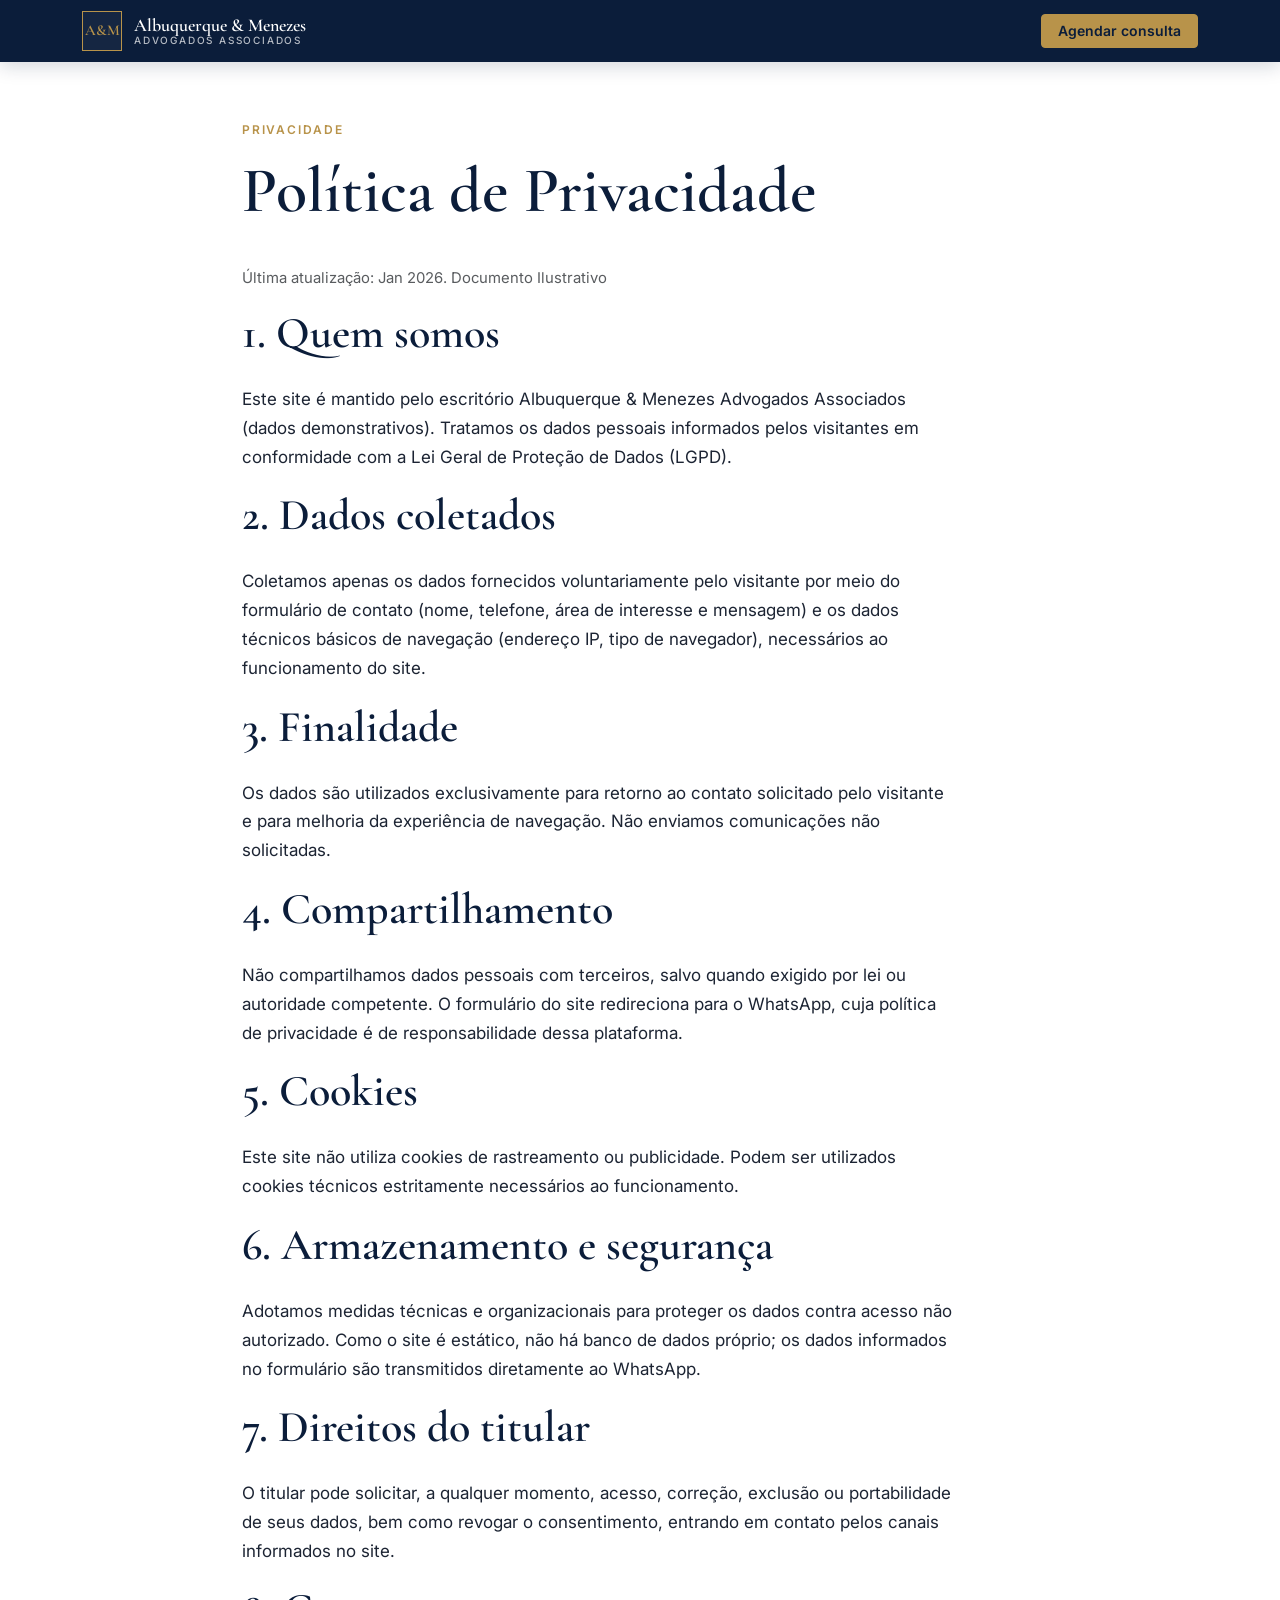
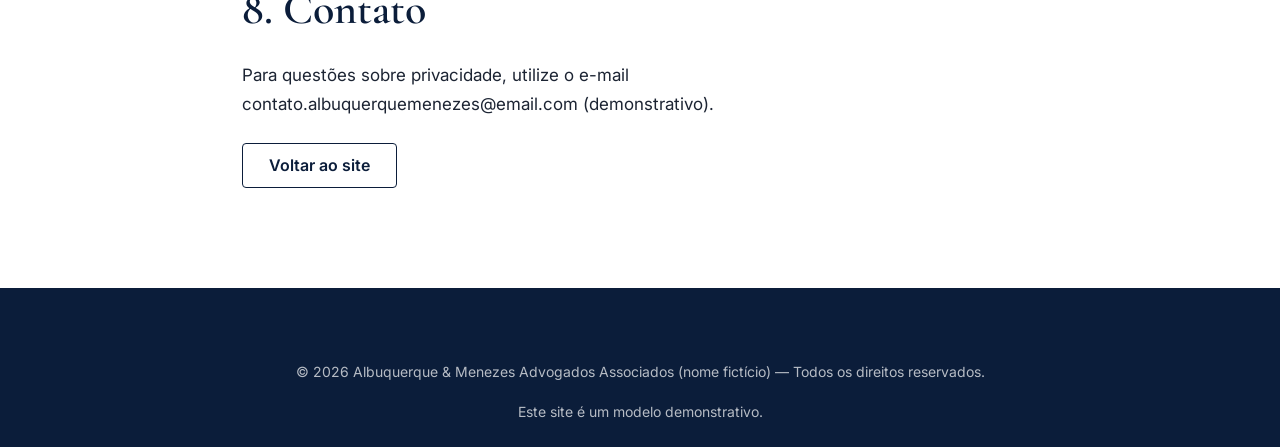
<file: politica-de-privacidade.html>
﻿<!DOCTYPE html>
<html lang="pt-BR">
<head>
  <meta charset="UTF-8">
  <meta name="viewport" content="width=device-width, initial-scale=1.0">
  <title>Política de Privacidade | Albuquerque &amp; Menezes Advogados Associados</title>
  <meta name="description" content="Política de privacidade do site do escritório Albuquerque &amp; Menezes Advogados Associados.">
  <link rel="canonical" href="https://www.seudominio.com.br/politica-de-privacidade.html">
  <meta name="theme-color" content="#0B1D3A">
  <link rel="icon" type="image/svg+xml" href="favicon/favicon.svg">
  <link rel="preconnect" href="https://fonts.googleapis.com">
  <link rel="preconnect" href="https://fonts.gstatic.com" crossorigin>
  <link href="https://fonts.googleapis.com/css2?family=Cormorant+Garamond:wght@500;600&family=Inter:wght@400;500;600&display=swap" rel="stylesheet">
  <link href="https://cdn.jsdelivr.net/npm/bootstrap@5.3.3/dist/css/bootstrap.min.css" rel="stylesheet" crossorigin="anonymous">
  <link href="https://cdn.jsdelivr.net/npm/bootstrap-icons@1.11.3/font/bootstrap-icons.min.css" rel="stylesheet">
  <link href="css/style.css" rel="stylesheet">
</head>
<body>
  <a class="skip-link" href="#conteudo">Pular para o conteúdo</a>
  <header class="site-header is-scrolled">
    <nav class="navbar navbar-expand-lg" aria-label="Navegação principal">
      <div class="container">
        <a class="navbar-brand" href="index.html" aria-label="Albuquerque &amp; Menezes — Início">
          <span class="logo-mark" aria-hidden="true">A&amp;M</span>
          <span class="logo-text">
            <span class="logo-text__name">Albuquerque &amp; Menezes</span>
            <span class="logo-text__sub">Advogados Associados</span>
          </span>
        </a>
        <div class="ms-auto"><a class="btn btn-gold btn-sm" data-wa="default" href="https://wa.me/5500999999999">Agendar consulta</a></div>
      </div>
    </nav>
  </header>
  <main id="conteudo" class="section" style="padding-top: 120px;">
    <div class="container" style="max-width: 820px;">
      <span class="section-eyebrow">Privacidade</span>
      <h1>Política de Privacidade</h1>
      <p class="text-muted small">Última atualização: Jan 2026. Documento Ilustrativo</p>

      <h2>1. Quem somos</h2>
      <p>Este site é mantido pelo escritório Albuquerque &amp; Menezes Advogados Associados (dados demonstrativos). Tratamos os dados pessoais informados pelos visitantes em conformidade com a Lei Geral de Proteção de Dados (LGPD).</p>

      <h2>2. Dados coletados</h2>
      <p>Coletamos apenas os dados fornecidos voluntariamente pelo visitante por meio do formulário de contato (nome, telefone, área de interesse e mensagem) e os dados técnicos básicos de navegação (endereço IP, tipo de navegador), necessários ao funcionamento do site.</p>

      <h2>3. Finalidade</h2>
      <p>Os dados são utilizados exclusivamente para retorno ao contato solicitado pelo visitante e para melhoria da experiência de navegação. Não enviamos comunicações não solicitadas.</p>

      <h2>4. Compartilhamento</h2>
      <p>Não compartilhamos dados pessoais com terceiros, salvo quando exigido por lei ou autoridade competente. O formulário do site redireciona para o WhatsApp, cuja política de privacidade é de responsabilidade dessa plataforma.</p>

      <h2>5. Cookies</h2>
      <p>Este site não utiliza cookies de rastreamento ou publicidade. Podem ser utilizados cookies técnicos estritamente necessários ao funcionamento.</p>

      <h2>6. Armazenamento e segurança</h2>
      <p>Adotamos medidas técnicas e organizacionais para proteger os dados contra acesso não autorizado. Como o site é estático, não há banco de dados próprio; os dados informados no formulário são transmitidos diretamente ao WhatsApp.</p>

      <h2>7. Direitos do titular</h2>
      <p>O titular pode solicitar, a qualquer momento, acesso, correção, exclusão ou portabilidade de seus dados, bem como revogar o consentimento, entrando em contato pelos canais informados no site.</p>

      <h2>8. Contato</h2>
      <p>Para questões sobre privacidade, utilize o e-mail contato.albuquerquemenezes@email.com (demonstrativo).</p>

      <p class="mt-4"><a href="index.html" class="btn btn-outline">Voltar ao site</a></p>
    </div>
  </main>
  <footer class="site-footer">
    <div class="container text-center">
      <p>© <span id="year"></span> Albuquerque &amp; Menezes Advogados Associados (nome fictício) — Todos os direitos reservados.</p>
      <p class="small">Este site é um modelo demonstrativo.</p>
    </div>
  </footer>
  <script src="https://cdn.jsdelivr.net/npm/bootstrap@5.3.3/dist/js/bootstrap.bundle.min.js" crossorigin="anonymous"></script>
  <script src="js/script.js"></script>
</body>
</html>
</file>
<file: css/style.css>
/* ============================================================
   Albuquerque & Menezes Advogados Associados — style.css
   Organizado por blocos comentados.
   ============================================================ */

/* ---------- 1. Variáveis ---------- */
:root {
  --color-primary: #0B1D3A;
  --color-primary-light: #14305C;
  --color-secondary: #1F3A5F;
  --color-accent: #B8934A;
  --color-accent-dark: #9A7A3A;
  --color-bg: #FFFFFF;
  --color-surface: #F6F4EF;
  --color-text: #1C2433;
  --color-muted: #5B6578;
  --color-border: #E1DDD2;
  --color-cta: #B8934A;
  --color-whatsapp: #1FA855;

  --font-serif: "Cormorant Garamond", "Playfair Display", Georgia, serif;
  --font-sans: "Inter", "Source Sans 3", system-ui, -apple-system, "Segoe UI", sans-serif;

  --container-max: 1200px;
  --radius-sm: 4px;
  --radius-md: 6px;
  --shadow-soft: 0 8px 30px rgba(11, 29, 58, 0.08);
  --shadow-card: 0 4px 18px rgba(11, 29, 58, 0.06);

  --header-h: 76px;
  --header-h-scrolled: 62px;

  --section-py: 100px;
  --section-py-mobile: 64px;
}

/* ---------- 2. Reset / Base ---------- */
*,
*::before,
*::after { box-sizing: border-box; }

html {
  scroll-behavior: smooth;
  scroll-padding-top: var(--header-h);
  -webkit-text-size-adjust: 100%;
  overflow-x: hidden;
}

body {
  font-family: var(--font-sans);
  font-size: 17px;
  line-height: 1.7;
  color: var(--color-text);
  background-color: var(--color-bg);
  margin: 0;
  -webkit-font-smoothing: antialiased;
  -moz-osx-font-smoothing: grayscale;
  overflow-x: hidden;
}

img { max-width: 100%; height: auto; display: block; }
a { color: var(--color-secondary); text-decoration: none; transition: color 0.25s ease; }
a:hover { color: var(--color-accent-dark); }
:focus-visible { outline: 3px solid var(--color-accent); outline-offset: 2px; border-radius: 2px; }

h1, h2, h3, h4 { font-family: var(--font-serif); color: var(--color-primary); font-weight: 600; line-height: 1.15; margin: 0 0 0.6em; }
h1 { font-size: clamp(36px, 5vw, 64px); }
h2 { font-size: clamp(30px, 3.5vw, 44px); }
h3 { font-size: clamp(22px, 2vw, 28px); }
p { margin: 0 0 1.1em; max-width: 65ch; }
p:last-child { margin-bottom: 0; }

.container-narrow { max-width: 820px; margin-left: auto; margin-right: auto; }

.section { padding: var(--section-py) 0; }
.section--surface { background-color: var(--color-surface); }
.section--dark { background-color: var(--color-primary); color: #fff; }
.section--dark h1, .section--dark h2, .section--dark h3 { color: #fff; }
.section--dark p { color: rgba(255,255,255,0.85); }
.section--dark .section-eyebrow { color: var(--color-accent); }

@media (max-width: 767.98px) {
  .section { padding: var(--section-py-mobile) 0; }
  html { scroll-padding-top: var(--header-h-scrolled); }
}

/* ---------- 3. Tipografia / utilitários ---------- */
.section-eyebrow {
  display: block;
  font-family: var(--font-sans);
  font-size: 12px;
  font-weight: 600;
  letter-spacing: 0.15em;
  text-transform: uppercase;
  color: var(--color-accent);
  margin-bottom: 14px;
}

.section-title {
  position: relative;
  padding-bottom: 18px;
  margin-bottom: 20px;
}
.section-title::after {
  content: "";
  position: absolute;
  left: 0;
  bottom: 0;
  width: 56px;
  height: 2px;
  background: var(--color-accent);
  transition: width 0.6s ease;
}
.section-title--center::after { left: 50%; transform: translateX(-50%); }

.lede { font-size: 19px; color: var(--color-muted); max-width: 60ch; }
.section--dark .lede { color: rgba(255,255,255,0.75); }

/* ---------- 4. Botões ---------- */
.btn {
  font-family: var(--font-sans);
  font-weight: 600;
  border-radius: var(--radius-sm);
  padding: 12px 26px;
  transition: all 0.25s ease;
  display: inline-flex;
  align-items: center;
  gap: 8px;
  border: 1px solid transparent;
  text-decoration: none;
  cursor: pointer;
  line-height: 1.2;
}

.btn-gold {
  background-color: var(--color-cta);
  color: var(--color-primary);
  border-color: var(--color-cta);
}
.btn-gold:hover {
  background-color: var(--color-accent-dark);
  border-color: var(--color-accent-dark);
  color: var(--color-primary);
  transform: translateY(-1px);
}

.btn-outline {
  background: transparent;
  color: var(--color-primary);
  border-color: var(--color-primary);
}
.btn-outline:hover {
  background: var(--color-primary);
  color: #fff;
}

.btn-outline-light {
  background: transparent;
  color: #fff;
  border-color: #fff;
}
.btn-outline-light:hover {
  background: #fff;
  color: var(--color-primary);
}

.btn-whatsapp {
  background-color: var(--color-whatsapp);
  color: #fff;
  border-color: var(--color-whatsapp);
}
.btn-whatsapp:hover {
  background-color: #188a46;
  border-color: #188a46;
  color: #fff;
}

.btn-lg { padding: 15px 32px; font-size: 16px; }
.btn-sm { padding: 8px 16px; font-size: 14px; }

/* ---------- 5. Header / Navbar ---------- */
.site-header {
  position: fixed;
  top: 0; left: 0; right: 0;
  z-index: 1030;
  height: var(--header-h);
  display: flex;
  align-items: center;
  transition: background-color 0.3s ease, box-shadow 0.3s ease, height 0.3s ease;
  background: transparent;
}
.site-header.is-scrolled,
.site-header:not([data-transparent="true"]) {
  background-color: var(--color-primary);
  box-shadow: 0 4px 18px rgba(11,29,58,0.18);
  height: var(--header-h-scrolled);
}

.site-header .navbar { width: 100%; padding: 0; }
.site-header .navbar-brand { display: flex; align-items: center; gap: 12px; color: #fff; }
.site-header .navbar-brand:hover { color: #fff; }

.logo-mark {
  width: 40px; height: 40px;
  border: 1px solid var(--color-accent);
  display: flex; align-items: center; justify-content: center;
  font-family: var(--font-serif);
  font-weight: 600;
  font-size: 15px;
  color: var(--color-accent);
  background: rgba(255,255,255,0.04);
  flex-shrink: 0;
}
.logo-text { display: flex; flex-direction: column; line-height: 1.1; }
.logo-text__name { font-family: var(--font-serif); font-size: 18px; color: #fff; font-weight: 600; }
.logo-text__sub { font-size: 10px; letter-spacing: 0.18em; color: rgba(255,255,255,0.7); text-transform: uppercase; font-weight: 500; }

.nav-link {
  color: rgba(255,255,255,0.85) !important;
  font-size: 14px;
  font-weight: 500;
  padding: 8px 14px !important;
  position: relative;
  transition: color 0.25s ease;
}
.nav-link:hover, .nav-link.active { color: #fff !important; }
.nav-link.active::after {
  content: "";
  position: absolute;
  left: 14px; right: 14px; bottom: 2px;
  height: 1px; background: var(--color-accent);
}

.navbar-toggler {
  border: 1px solid rgba(255,255,255,0.4);
  padding: 6px 10px;
  border-radius: var(--radius-sm);
}
.navbar-toggler:focus { box-shadow: 0 0 0 3px rgba(184,147,74,0.4); }

@media (max-width: 991.98px) {
  .navbar-collapse {
    position: fixed;
    top: var(--header-h-scrolled);
    left: 0; right: 0;
    background: var(--color-primary);
    padding: 16px 20px 24px;
    box-shadow: 0 12px 30px rgba(11,29,58,0.25);
    max-height: calc(100vh - var(--header-h-scrolled));
    overflow-y: auto;
  }
  .site-header:not(.is-scrolled) .navbar-collapse { top: var(--header-h); }
  .nav-link { font-size: 17px; padding: 14px 4px !important; min-height: 44px; display: flex; align-items: center; }
  .nav-link.active::after { display: none; }
  .header-cta { width: 100%; justify-content: center; margin-top: 8px; }
}

.skip-link {
  position: absolute;
  left: -9999px;
  top: 0;
  background: var(--color-accent);
  color: var(--color-primary);
  padding: 10px 16px;
  z-index: 10000;
  font-weight: 600;
}
.skip-link:focus { left: 12px; top: 12px; }

/* ---------- 6. Hero ---------- */
.hero {
  position: relative;
  min-height: 90vh;
  background-color: var(--color-primary);
  color: #fff;
  overflow: hidden;
  padding-top: calc(var(--header-h) + 40px);
  padding-bottom: 60px;
}
.hero::before {
  content: "";
  position: absolute;
  inset: 0;
  background-image: url("../images/hero/pattern.svg");
  background-size: cover;
  background-position: center;
  opacity: 0.35;
  pointer-events: none;
}
.hero-grid { position: relative; z-index: 1; }

.hero-image-wrap {
  position: relative;
  max-width: 460px;
  margin-left: auto;
}
.hero-image-frame { position: relative; z-index: 2; }
.hero-image-frame img {
  width: 100%;
  aspect-ratio: 4 / 5;
  object-fit: cover;
  border: 1px solid rgba(184,147,74,0.4);
}
.hero-image-accent {
  position: absolute;
  top: 18px; left: 18px;
  width: 100%; height: 100%;
  border: 1px solid var(--color-accent);
  z-index: 1;
  pointer-events: none;
}

.hero h1 { color: #fff; }
.hero .hero-eyebrow { color: var(--color-accent); }
.hero-sub { color: rgba(255,255,255,0.85); font-size: 18px; max-width: 56ch; }
.hero-trust {
  list-style: none;
  padding: 0;
  margin: 28px 0 0;
  display: flex;
  flex-wrap: wrap;
  gap: 18px 28px;
}
.hero-trust li {
  display: flex;
  align-items: center;
  gap: 8px;
  font-size: 14px;
  color: rgba(255,255,255,0.85);
}
.hero-trust i { color: var(--color-accent); font-size: 18px; }

.hero-notice {
  margin-top: 40px;
  font-size: 12px;
  color: rgba(255,255,255,0.55);
  border-top: 1px solid rgba(255,255,255,0.12);
  padding-top: 14px;
  max-width: 70ch;
}

@media (max-width: 991.98px) {
  .hero { min-height: auto; padding-top: calc(var(--header-h) + 24px); }
  .hero-image-wrap { max-width: 100%; margin: 24px 0 0; }
  .hero-image-frame img { aspect-ratio: 4 / 3; }
  .hero-image-accent { display: none; }
  .about-image__accent { display: none; }
  .hero .btn { width: 100%; justify-content: center; }
}

/* ---------- 7. Princípios strip ---------- */
.principles { background: var(--color-surface); }
.principle { text-align: center; padding: 28px 16px; }
.principle__icon {
  width: 52px; height: 52px;
  margin: 0 auto 14px;
  border-radius: 50%;
  border: 1px solid var(--color-accent);
  display: flex; align-items: center; justify-content: center;
  color: var(--color-accent);
  font-size: 22px;
}
.principle h3 { font-size: 20px; margin-bottom: 6px; }
/* ---------- 8. Sobre ---------- */
.about-image { position: relative; }
.about-image img {
  width: 100%;
  aspect-ratio: 4 / 5;
  object-fit: cover;
  border: 1px solid var(--color-border);
}
.about-image__accent {
  position: absolute;
  bottom: -16px; right: -16px;
  width: 120px; height: 120px;
  border-right: 2px solid var(--color-accent);
  border-bottom: 2px solid var(--color-accent);
  pointer-events: none;
}
.check-list { list-style: none; padding: 0; margin: 24px 0; }
.check-list li {
  display: flex; align-items: flex-start; gap: 12px;
  padding: 6px 0;
  font-size: 16px;
}
.check-list i { color: var(--color-accent); font-size: 20px; margin-top: 2px; flex-shrink: 0; }

/* ---------- 9. Áreas ---------- */
.areas { background: var(--color-surface); }
.area-filters {
  display: flex;
  flex-wrap: wrap;
  gap: 8px;
  margin-bottom: 32px;
}
.filter-chip {
  border: 1px solid var(--color-border);
  background: #fff;
  color: var(--color-text);
  padding: 8px 16px;
  border-radius: 999px;
  font-size: 14px;
  font-weight: 500;
  cursor: pointer;
  transition: all 0.25s ease;
}
.filter-chip:hover { border-color: var(--color-accent); color: var(--color-accent-dark); }
.filter-chip.is-active {
  background: var(--color-primary);
  color: #fff;
  border-color: var(--color-primary);
}

.card-area {
  background: #fff;
  border: 1px solid var(--color-border);
  border-radius: var(--radius-md);
  padding: 28px 24px;
  height: 100%;
  position: relative;
  overflow: hidden;
  transition: transform 0.3s ease, box-shadow 0.3s ease;
  box-shadow: var(--shadow-card);
}
.card-area::before {
  content: "";
  position: absolute;
  top: 0; left: 0; right: 0;
  height: 2px;
  background: var(--color-accent);
  opacity: 0;
  transition: opacity 0.3s ease;
}
.card-area:hover { transform: translateY(-5px); box-shadow: var(--shadow-soft); }
.card-area:hover::before { opacity: 1; }

.card-area__icon {
  width: 48px; height: 48px;
  border-radius: 50%;
  background: rgba(184,147,74,0.1);
  color: var(--color-accent-dark);
  display: flex; align-items: center; justify-content: center;
  font-size: 22px;
  margin-bottom: 16px;
}
.card-area h3 { font-size: 22px; margin-bottom: 8px; }
.card-area p { font-size: 15px; color: var(--color-muted); max-width: none; }
.card-area__link {
  margin-top: 14px;
  font-size: 14px;
  font-weight: 600;
  color: var(--color-accent-dark);
  display: inline-flex; align-items: center; gap: 6px;
}
.card-area__link:hover { color: var(--color-accent); }

/* ---------- 10. Como trabalhamos (timeline) ---------- */
.timeline { position: relative; }
.timeline__track {
  position: absolute;
  top: 38px; left: 0; right: 0;
  height: 1px;
  background: var(--color-border);
}
.timeline__step { position: relative; text-align: center; padding: 0 12px; }
.timeline__num {
  width: 76px; height: 76px;
  margin: 0 auto 18px;
  border-radius: 50%;
  background: #fff;
  border: 1px solid var(--color-border);
  display: flex; align-items: center; justify-content: center;
  font-family: var(--font-serif);
  font-size: 30px;
  color: var(--color-accent);
  font-weight: 600;
  position: relative;
  z-index: 2;
}
.timeline__step h3 { font-size: 20px; margin-bottom: 6px; }
.timeline__step p { font-size: 15px; color: var(--color-muted); max-width: none; }

@media (max-width: 767.98px) {
  .timeline__track { display: none; }
  .timeline__step { text-align: left; display: flex; gap: 18px; align-items: flex-start; padding: 0 0 24px; }
  .timeline__num { margin: 0; flex-shrink: 0; width: 56px; height: 56px; font-size: 24px; }
  .timeline__body { flex: 1; }
}

/* ---------- 11. Valores ---------- */
.value-card { text-align: center; padding: 32px 20px; }
.value-card__icon {
  width: 60px; height: 60px;
  margin: 0 auto 18px;
  border-radius: 50%;
  border: 1px solid var(--color-accent);
  display: flex; align-items: center; justify-content: center;
  color: var(--color-accent);
  font-size: 26px;
}
.value-card h3 { color: #fff; font-size: 22px; margin-bottom: 8px; }
.value-card p { color: rgba(255,255,255,0.78); font-size: 15px; max-width: none; }

.quote-block {
  border-left: 2px solid var(--color-accent);
  padding: 18px 28px;
  margin: 32px 0 0;
  font-family: var(--font-serif);
  font-size: 22px;
  font-style: italic;
  color: #fff;
  max-width: 70ch;
}

/* ---------- 12. Equipe ---------- */
.team-card {
  background: #fff;
  border: 1px solid var(--color-border);
  border-radius: var(--radius-md);
  overflow: hidden;
  height: 100%;
  box-shadow: var(--shadow-card);
  transition: transform 0.3s ease, box-shadow 0.3s ease;
}
.team-card:hover { transform: translateY(-5px); box-shadow: var(--shadow-soft); }
.team-card__photo img {
  width: 100%;
  aspect-ratio: 3 / 4;
  object-fit: cover;
}
.team-card__body { padding: 20px 22px 24px; }
.team-card__name { font-family: var(--font-serif); font-size: 24px; margin-bottom: 2px; }
.team-card__role { font-size: 13px; color: var(--color-accent-dark); font-weight: 600; letter-spacing: 0.06em; text-transform: uppercase; margin-bottom: 10px; }
.team-card__areas { font-size: 14px; color: var(--color-muted); margin-bottom: 10px; }
.team-card__oab {
  font-size: 12px;
  color: var(--color-muted);
  border-top: 1px solid var(--color-border);
  padding-top: 10px;
  margin-top: 10px;
}
.team-note {
  font-size: 13px;
  color: var(--color-muted);
  font-style: italic;
  margin-top: 24px;
  text-align: center;
}

/* ---------- 13. Conteúdos ---------- */
.article-card {
  background: #fff;
  border: 1px solid var(--color-border);
  border-radius: var(--radius-md);
  overflow: hidden;
  height: 100%;
  box-shadow: var(--shadow-card);
  transition: transform 0.3s ease, box-shadow 0.3s ease;
}
.article-card:hover { transform: translateY(-5px); box-shadow: var(--shadow-soft); }
.article-card__img { overflow: hidden; }
.article-card__img img {
  width: 100%;
  aspect-ratio: 16 / 9;
  object-fit: cover;
  transition: transform 0.4s ease;
}
.article-card:hover .article-card__img img { transform: scale(1.03); }
.article-card__body { padding: 20px 22px 24px; }
.article-card__cat {
  font-size: 11px;
  letter-spacing: 0.14em;
  text-transform: uppercase;
  color: var(--color-accent-dark);
  font-weight: 600;
  margin-bottom: 8px;
}
.article-card h3 { font-size: 21px; margin-bottom: 8px; }
.article-card p { font-size: 15px; color: var(--color-muted); max-width: none; }
.article-card__meta {
  font-size: 12px;
  color: var(--color-muted);
  margin-top: 12px;
  display: flex; align-items: center; gap: 6px;
}
.article-notice {
  font-size: 13px;
  color: var(--color-muted);
  font-style: italic;
  margin-top: 24px;
  text-align: center;
}

/* ---------- 14. FAQ ---------- */
.faq-wrap { max-width: 820px; margin: 0 auto; }
.accordion-item {
  border: 1px solid var(--color-border);
  border-radius: var(--radius-md) !important;
  margin-bottom: 12px;
  overflow: hidden;
  background: #fff;
}
.accordion-button {
  font-family: var(--font-serif);
  font-size: 19px;
  font-weight: 600;
  color: var(--color-primary);
  padding: 18px 22px;
  box-shadow: none !important;
  background: #fff;
}
.accordion-button:not(.collapsed) {
  color: var(--color-primary);
  background: #fff;
}
.accordion-button::after { filter: none; }
.accordion-body { font-size: 16px; color: var(--color-muted); padding: 0 22px 20px; }
.faq-cta { text-align: center; margin-top: 32px; }

/* ---------- 15. CTA final ---------- */
.cta-final {
  background: var(--color-primary);
  position: relative;
  overflow: hidden;
}
.cta-final::before {
  content: "";
  position: absolute;
  top: 0; left: 50%; transform: translateX(-50%);
  width: 64px; height: 2px;
  background: var(--color-accent);
}
.cta-final h2 { color: #fff; }
.cta-final p { color: rgba(255,255,255,0.8); max-width: 60ch; margin-left: auto; margin-right: auto; }
.cta-final .btn-group { display: flex; gap: 12px; justify-content: center; flex-wrap: wrap; }

/* ---------- 16. Contato ---------- */
.contact-item {
  display: flex; gap: 14px; align-items: flex-start;
  padding: 14px 0;
  border-bottom: 1px solid var(--color-border);
}
.contact-item:last-child { border-bottom: none; }
.contact-item__icon {
  width: 40px; height: 40px;
  border-radius: 50%;
  background: rgba(184,147,74,0.1);
  color: var(--color-accent-dark);
  display: flex; align-items: center; justify-content: center;
  font-size: 18px;
  flex-shrink: 0;
}
.contact-item__label { font-size: 12px; text-transform: uppercase; letter-spacing: 0.1em; color: var(--color-muted); font-weight: 600; }
.contact-item__value { font-size: 16px; color: var(--color-primary); font-weight: 500; }
.contact-item__value a { color: var(--color-primary); }
.contact-item__value a:hover { color: var(--color-accent-dark); }

.contact-form {
  background: var(--color-surface);
  border: 1px solid var(--color-border);
  border-radius: var(--radius-md);
  padding: 28px;
}
.form-label { font-size: 14px; font-weight: 600; color: var(--color-primary); margin-bottom: 6px; }
.form-control, .form-select {
  border: 1px solid var(--color-border);
  border-radius: var(--radius-sm);
  padding: 11px 14px;
  font-size: 15px;
  background: #fff;
}
.form-control:focus, .form-select:focus {
  border-color: var(--color-accent);
  box-shadow: 0 0 0 3px rgba(184,147,74,0.18);
}
.invalid-feedback { font-size: 13px; }
.form-check-label { font-size: 13px; color: var(--color-muted); }
.map-wrap {
  margin-top: 18px;
  border: 1px solid var(--color-border);
  border-radius: var(--radius-md);
  overflow: hidden;
  background: var(--color-surface);
}
.map-wrap iframe { width: 100%; height: 280px; border: 0; display: block; }
.map-link { display: inline-flex; align-items: center; gap: 6px; margin-top: 10px; font-size: 14px; font-weight: 600; color: var(--color-accent-dark); }

/* ---------- 17. Footer ---------- */
.site-footer {
  background: var(--color-primary);
  color: rgba(255,255,255,0.8);
  padding: 72px 0 24px;
}
.site-footer h4 {
  color: #fff;
  font-family: var(--font-sans);
  font-size: 13px;
  letter-spacing: 0.12em;
  text-transform: uppercase;
  font-weight: 600;
  margin-bottom: 18px;
}
.site-footer a { color: rgba(255,255,255,0.75); font-size: 14px; }
.site-footer a:hover { color: var(--color-accent); }
.site-footer p { font-size: 14px; color: rgba(255,255,255,0.7); max-width: none; }
.footer-logo .logo-text__name { color: #fff; }
.footer-logo .logo-text__sub { color: rgba(255,255,255,0.6); }
.footer-col ul { list-style: none; padding: 0; margin: 0; }
.footer-col li { margin-bottom: 8px; }
.footer-bottom {
  border-top: 1px solid rgba(255,255,255,0.12);
  margin-top: 40px;
  padding-top: 20px;
  font-size: 12px;
  color: rgba(255,255,255,0.55);
}
.footer-bottom a { color: rgba(255,255,255,0.7); }
.social-links { display: flex; gap: 10px; margin-top: 14px; }
.social-links a {
  width: 36px; height: 36px;
  border: 1px solid rgba(255,255,255,0.2);
  border-radius: 50%;
  display: flex; align-items: center; justify-content: center;
  color: rgba(255,255,255,0.8);
  transition: all 0.25s ease;
}
.social-links a:hover { border-color: var(--color-accent); color: var(--color-accent); }

/* ---------- 18. Floating buttons ---------- */
.fab-whatsapp {
  position: fixed;
  right: 20px;
  bottom: 20px;
  width: 56px; height: 56px;
  border-radius: 50%;
  background: var(--color-whatsapp);
  color: #fff;
  display: flex; align-items: center; justify-content: center;
  font-size: 26px;
  box-shadow: 0 8px 24px rgba(31,168,85,0.35);
  z-index: 1040;
  transition: transform 0.25s ease, opacity 0.25s ease;
  opacity: 0;
  pointer-events: none;
  text-decoration: none;
}
.fab-whatsapp.is-visible { opacity: 1; pointer-events: auto; }
.fab-whatsapp:hover { transform: scale(1.06); color: #fff; }

.back-to-top {
  position: fixed;
  right: 20px;
  bottom: 88px;
  width: 44px; height: 44px;
  border-radius: 50%;
  background: var(--color-primary);
  color: #fff;
  border: 1px solid var(--color-accent);
  display: flex; align-items: center; justify-content: center;
  font-size: 18px;
  z-index: 1039;
  transition: opacity 0.25s ease, transform 0.25s ease;
  opacity: 0;
  pointer-events: none;
  cursor: pointer;
}
.back-to-top.is-visible { opacity: 1; pointer-events: auto; }

@media (max-width: 575.98px) {
  .fab-whatsapp { right: 16px; bottom: 16px; }
  .back-to-top { right: 16px; bottom: 80px; }
}

/* ---------- 19. Reveal animations ---------- */
.reveal {
  opacity: 0;
  transform: translateY(20px);
  transition: opacity 0.7s ease, transform 0.7s ease;
}
.reveal.is-visible {
  opacity: 1;
  transform: translateY(0);
}
.reveal-delay-1 { transition-delay: 0.1s; }
.reveal-delay-2 { transition-delay: 0.2s; }
.reveal-delay-3 { transition-delay: 0.3s; }

/* ---------- 20. Modals ---------- */
.modal-content {
  border: 1px solid var(--color-border);
  border-radius: var(--radius-md);
}
.modal-header { border-bottom: 1px solid var(--color-border); }
.modal-title { font-family: var(--font-serif); color: var(--color-primary); }
.modal-footer { border-top: 1px solid var(--color-border); }
.modal-body { color: var(--color-muted); font-size: 16px; }
.modal-body h4 { font-size: 18px; color: var(--color-primary); margin-top: 16px; }
.modal-body ul { padding-left: 20px; }
.modal-body li { margin-bottom: 6px; }

/* ---------- 21. Reduced motion ---------- */
@media (prefers-reduced-motion: reduce) {
  html { scroll-behavior: auto; }
  *, *::before, *::after {
    animation-duration: 0.01ms !important;
    animation-iteration-count: 1 !important;
    transition-duration: 0.01ms !important;
    scroll-behavior: auto !important;
  }
  .reveal { opacity: 1; transform: none; }
}

/* ---------- 22. Misc ---------- */
.text-accent { color: var(--color-accent-dark); }
.bg-surface { background: var(--color-surface); }
hr.gold { border: 0; height: 1px; background: var(--color-border); margin: 0; }
.no-overflow { overflow: hidden; }

.principle p { font-size: 14px; color: var(--color-muted); max-width: none; }


/* ---------- 23. Legendas de imagens ilustrativas ---------- */
.img-caption {
  font-size: 12px;
  color: rgba(255, 255, 255, 0.75);
  font-style: italic;
  margin: 6px 0 0;
  text-align: center;
  max-width: none;
}
.team-card__caption, .article-card__caption {
  font-size: 12px;
  color: var(--color-muted);
  font-style: italic;
  margin: 6px 0 0;
  text-align: center;
  max-width: none;
}

.img-caption--dark { color: var(--color-muted); }
</file>
